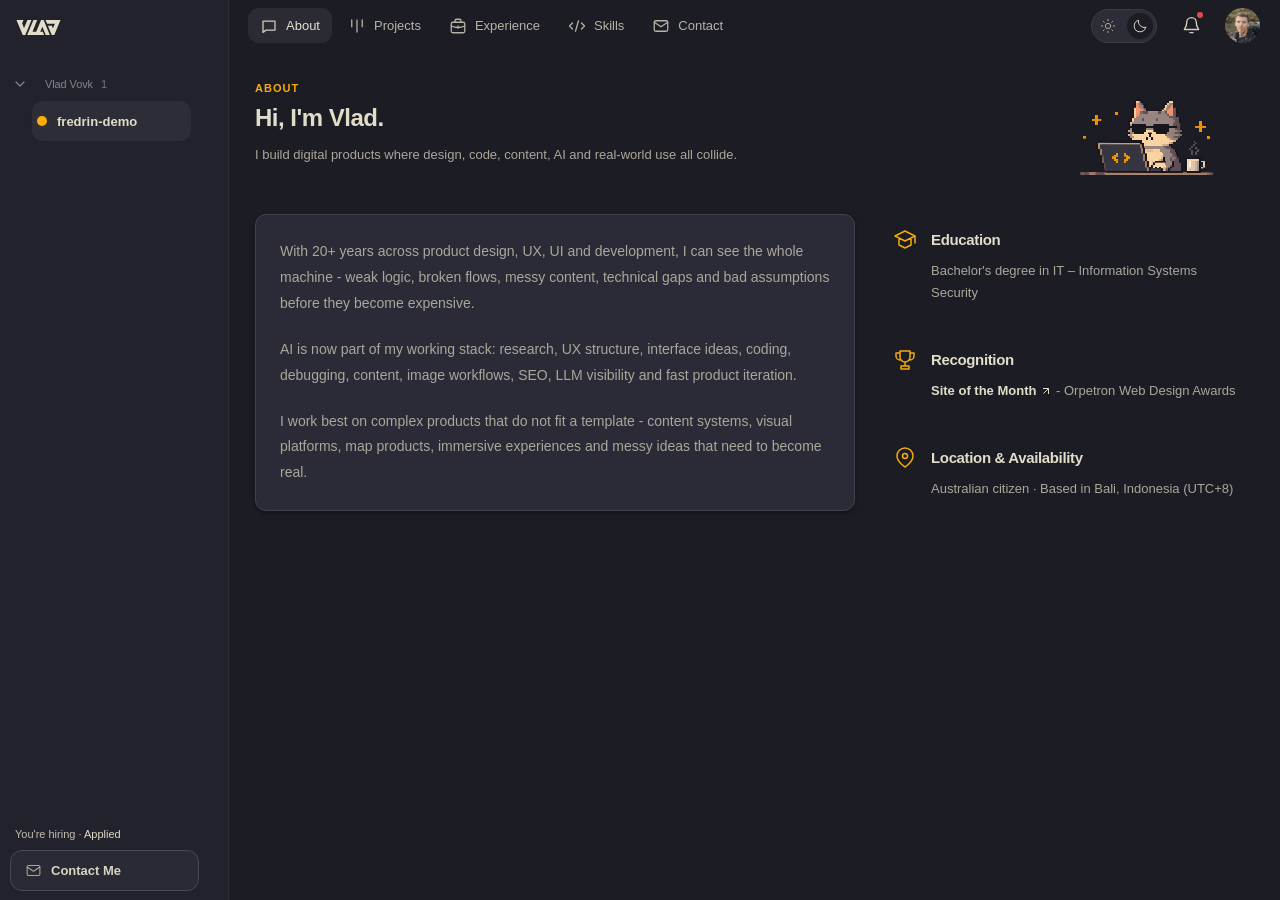
<file: index.html>
<!doctype html>
<html lang="en">
  <head>
    <meta charset="UTF-8" />
    <meta name="viewport" content="width=device-width, initial-scale=1.0" />
    <meta name="robots" content="noindex" />
    <link rel="icon" href="favicon.ico" type="image/x-icon" />
    <link rel="icon" href="assets/favicon-32x32.png" type="image/png" sizes="32x32" />
    <link rel="icon" href="assets/favicon-16x16.png" type="image/png" sizes="16x16" />
    <link rel="apple-touch-icon" href="assets/apple-touch-icon.png" sizes="180x180" />
    <title>Vlad Vovk - Design, Code &amp; AI · About</title>
    <script src="theme.js"></script>
    <script src="js/sidebar-layout.js"></script>
    <link rel="stylesheet" href="themes.css" />
    <link rel="stylesheet" href="styles.css" />
    <link rel="stylesheet" href="theme-settings.css" />
    <script src="navigation.js" type="module"></script>
  </head>
  <body>
    <aside id="project-sidebar" class="project-sidebar" aria-label="Project navigation">
      <div id="sidebar-content" class="sidebar-content">
        <div class="sidebar-header">
          <a class="sidebar-logo" href="#about" aria-label="Vlad Vovk — About">
            <span class="sidebar-logo-mark" aria-hidden="true"></span>
          </a>
          <button class="mobile-drawer-close" type="button" aria-label="Close navigation" hidden>
            <svg viewBox="0 0 24 24" aria-hidden="true"><path d="m6 6 12 12M18 6 6 18" /></svg>
          </button>
        </div>
        <button class="personal-row" type="button" aria-expanded="true" aria-controls="sidebar-projects">
          <svg viewBox="0 0 12 12" aria-hidden="true"><path d="m2 4 4 4 4-4" /></svg>
          <span>Vlad Vovk</span><span class="count">1</span>
        </button>

        <div id="sidebar-projects">
          <a class="project-row" href="#projects">
            <span class="project-dot"></span>
            <strong>fredrin-demo</strong>
          </a>
        </div>

        <div class="sidebar-footer">
          <p>You're hiring · <span>Applied</span></p>
          <a class="help-button" href="mailto:sairix@gmail.com">
            <svg viewBox="0 0 24 24" aria-hidden="true">
              <rect x="3" y="5" width="18" height="14" rx="2" />
              <path d="m3 7 9 6 9-6" />
            </svg>
            <span>Contact Me</span>
          </a>
        </div>
      </div>
      <div class="sidebar-resize" role="separator" tabindex="0" aria-label="Resize sidebar" aria-orientation="vertical" aria-controls="sidebar-content" aria-valuemin="180" aria-valuemax="420" aria-valuenow="209" title="Drag to resize sidebar"></div>
      <button class="sidebar-rail" type="button" aria-label="Collapse sidebar" aria-expanded="true" aria-controls="sidebar-content" aria-keyshortcuts="Control+\" title="Collapse sidebar (Ctrl+\)">
        <svg viewBox="0 0 12 12" aria-hidden="true"><path d="m7 3-3 3 3 3" /></svg>
      </button>
    </aside>

    <button class="mobile-nav-backdrop" type="button" aria-label="Close navigation" tabindex="-1" hidden></button>
    <main class="workspace">
      <nav class="top-nav" aria-label="Primary navigation">
        <button class="mobile-menu-toggle" type="button" aria-label="Open navigation" aria-expanded="false" aria-controls="project-sidebar">
          <svg viewBox="0 0 24 24" aria-hidden="true"><path d="M4 6h16M4 12h16M4 18h16" /></svg>
        </button>
        <button class="mobile-section-toggle" type="button" aria-label="Choose section" aria-expanded="false" aria-controls="project-sidebar">
          <svg viewBox="0 0 24 24" aria-hidden="true"><path d="M4 5.5h16v12H8l-4 3Z" /></svg>
          <span>About</span>
        </button>
        <div class="nav-links">
          <a class="active" href="#about" id="nav-about" aria-controls="about" aria-current="page">
            <svg viewBox="0 0 24 24" aria-hidden="true"><path d="M4 5.5h16v12H8l-4 3Z" /></svg>
            <span>About</span>
          </a>
          <a href="#projects" id="nav-projects" aria-controls="projects">
            <svg viewBox="0 0 24 24" aria-hidden="true"><path d="M5 4v9m7-9v16m7-16v9" /></svg>
            <span>Projects</span>
          </a>
          <a href="#experience" id="nav-experience" aria-controls="experience">
            <svg viewBox="0 0 24 24" aria-hidden="true"><rect x="3" y="7" width="18" height="14" rx="2" /><path d="M8 7V5a2 2 0 0 1 2-2h4a2 2 0 0 1 2 2v2M3 12a22 22 0 0 0 18 0M12 12v3" /></svg>
            <span>Experience</span>
          </a>
          <a href="#skills" id="nav-skills" aria-controls="skills">
            <svg viewBox="0 0 24 24" aria-hidden="true"><path d="m6 8-4 4 4 4m12-8 4 4-4 4M14 5l-4 14" /></svg>
            <span>Skills</span>
          </a>
          <a href="#contact" id="nav-contact" aria-controls="contact">
            <svg viewBox="0 0 24 24" aria-hidden="true"><rect x="3" y="5" width="18" height="14" rx="2" /><path d="m3 7 9 6 9-6" /></svg>
            <span>Contact</span>
          </a>
        </div>

        <div class="account-actions">
          <button class="theme-toggle" type="button" role="switch" aria-checked="true" aria-label="Dark theme" title="Switch to light theme">
            <span class="theme-toggle-thumb" aria-hidden="true"></span>
            <svg class="theme-icon-sun" viewBox="0 0 24 24" aria-hidden="true"><circle cx="12" cy="12" r="4" /><path d="M12 2v2m0 16v2M2 12h2m16 0h2M4.9 4.9l1.4 1.4m11.4 11.4 1.4 1.4M4.9 19.1l1.4-1.4M17.7 6.3l1.4-1.4" /></svg>
            <svg class="theme-icon-moon" viewBox="0 0 24 24" aria-hidden="true"><path d="M20.5 14A8.6 8.6 0 0 1 10 3.5 8.7 8.7 0 1 0 20.5 14Z" /></svg>
          </button>
          <button class="notification-button" type="button" aria-label="Notifications" aria-expanded="false" aria-controls="notifications-panel">
            <svg viewBox="0 0 24 24" aria-hidden="true"><path d="M18 8a6 6 0 0 0-12 0c0 7-3 7-3 9h18c0-2-3-2-3-9ZM10 21h4" /></svg>
          </button>
          <button class="avatar" type="button" aria-label="Account menu" aria-expanded="false" aria-controls="profile-menu">
            <img src="assets/profile-avatar.jpg" alt="" />
          </button>
          <section id="notifications-panel" class="profile-menu notifications-panel" aria-labelledby="notifications-heading" aria-hidden="true" inert>
            <header class="notifications-header">
              <h2 id="notifications-heading">Notifications</h2>
              <button class="notification-read-action" type="button" data-mark-all-read>Mark all as read</button>
            </header>
            <ul class="notifications-list">
              <li class="notification-item" data-notification-id="application-submitted">
                <div class="notification-item-header">
                  <h3>Application submitted</h3>
                  <button class="notification-read-action" type="button" data-mark-read>Mark as read</button>
                </div>
                <p>Your application for UI/UX Designer has been received.</p>
                <p class="notification-status">Status: Awaiting human review.</p>
              </li>
              <li class="notification-item" data-notification-id="usage-limit-reached">
                <div class="notification-item-header">
                  <h3>Usage limit reached</h3>
                  <button class="notification-read-action" type="button" data-mark-read>Mark as read</button>
                </div>
                <p>You've used all $6 of your Fredrin credits building a portfolio for Fredrin.</p>
                <p class="notification-status">Status: Worth every penny.</p>
              </li>
            </ul>
          </section>
          <div id="profile-menu" class="profile-menu" role="region" aria-label="Account details" aria-hidden="true" inert>
            <a class="profile-email" href="mailto:sairix@gmail.com">
              <span class="profile-menu-avatar"><img src="assets/profile-avatar.jpg" alt="" /></span>
              <span>sairix@gmail.com</span>
            </a>
            <button id="theme-settings-open" class="profile-menu-action" type="button" aria-haspopup="dialog" aria-controls="theme-settings">
              <svg viewBox="0 0 24 24" aria-hidden="true"><path d="m9 3-.7 2.2-2 .9-2.1-.4L2.7 8.3 4 10v2l-1.3 1.7 1.5 2.6 2.1-.4 2 .9L9 19h3l.7-2.2 2-.9 2.1.4 1.5-2.6L17 12v-2l1.3-1.7-1.5-2.6-2.1.4-2-.9L12 3Z" /><circle cx="10.5" cy="11" r="3" /></svg>
              <span>Theme settings</span>
              <kbd>Ctrl+,</kbd>
            </button>
            <div class="profile-menu-footer">Vladlin v0.1.5</div>
          </div>
        </div>
      </nav>

      <section id="about" class="content-panel" aria-labelledby="nav-about">
        <div class="about-layout">
          <header class="section-heading about-intro">
            <p class="section-eyebrow">About</p>
            <h1>Hi, I'm Vlad.</h1>
            <p>I build digital products where design, code, content, AI and real-world use all collide.</p>
          </header>
          <div class="about-illustration" role="button" tabindex="0" aria-label="Talk to the cat" aria-controls="cat-speech">
            <svg class="animated-cat" aria-hidden="true" viewBox="0 0 1774 887" preserveAspectRatio="xMidYMid meet" xmlns="http://www.w3.org/2000/svg">
              <defs>
                <image id="animated-cat-source" href="assets/about-cat.webp" width="1774" height="887" image-rendering="pixelated" />
                <mask id="animated-cat-base-mask" maskUnits="userSpaceOnUse" x="0" y="0" width="1774" height="887">
                  <rect width="1774" height="887" fill="var(--mask-visible)" />
                  <g fill="var(--mask-hidden)">
                    <rect x="350" y="430" width="60" height="50" />
                    <rect x="430" y="260" width="110" height="105" />
                    <rect x="620" y="235" width="50" height="55" />
                    <rect x="1280" y="300" width="110" height="125" />
                    <rect x="1370" y="430" width="60" height="50" />
                    <rect x="1230" y="470" width="105" height="140" />
                    <rect x="940" y="645" width="145" height="80" />
                    <path class="cat-head-cutout" d="M700 130H1230V500H870V495H855V478H700Z" />
                  </g>
                </mask>
                <clipPath id="cat-star-one"><rect x="350" y="430" width="60" height="50" /></clipPath>
                <clipPath id="cat-star-two"><rect x="430" y="260" width="110" height="105" /></clipPath>
                <clipPath id="cat-star-three"><rect x="620" y="235" width="50" height="55" /></clipPath>
                <clipPath id="cat-star-four"><rect x="1280" y="300" width="110" height="125" /></clipPath>
                <clipPath id="cat-star-five"><rect x="1370" y="430" width="60" height="50" /></clipPath>
                <clipPath id="cat-steam-clip"><rect x="1230" y="470" width="105" height="140" /></clipPath>
                <path id="cat-head-shape" stroke="none" d="M700 130H1230V525H870V495H855V478H700Z" />
                <path id="cat-glasses-shape" stroke="none" d="M755.724 340.608H887V358.348H947.316V340.608H1078.592V358.348H1142.456V376.088H1078.592V411.568H1057.304V429.308H968.604V411.568H947.316V393.828H887V411.568H869.26V429.308H787.656V411.568H769.916V376.088H737.984V358.348H755.724Z" />
                <clipPath id="cat-head-clip"><use href="#cat-head-shape" /></clipPath>
                <mask id="cat-bare-face-mask" maskUnits="userSpaceOnUse" x="700" y="130" width="530" height="395">
                  <use href="#cat-head-shape" fill="var(--mask-visible)" />
                  <use href="#cat-glasses-shape" fill="var(--mask-hidden)" />
                </mask>
                <clipPath id="cat-paw-clip"><rect x="940" y="627" width="164" height="108" /></clipPath>
              </defs>
              <rect x="940" y="645" width="145" height="80" fill="var(--cat-paw-underlay)" />
              <use href="#animated-cat-source" mask="url(#animated-cat-base-mask)" />
              <!-- The neck overlaps the cutout so head movement cannot reveal a seam. -->
              <g class="cat-finale-head">
                <use href="#animated-cat-source" clip-path="url(#cat-head-clip)" mask="url(#cat-bare-face-mask)" />
                <g shape-rendering="crispEdges">
                  <use href="#cat-glasses-shape" fill="var(--cat-face-fur)" />
                  <path d="M770 395H887V413H870V431H788V411H770ZM949 395H1077V411H1059V431H968V413H949Z" fill="var(--cat-face-cream)" />
                  <g class="cat-eyes">
                    <path d="M788 360H866V370H788ZM970 360H1048V370H970Z" fill="var(--cat-face-ink)" />
                    <path d="M800 370H854V396H800ZM982 370H1036V396H982Z" fill="var(--cat-face-cream)" />
                    <path d="M818 370H842V396H818ZM994 370H1018V396H994Z" fill="var(--cat-eye-gold)" />
                    <path d="M824 370H836V396H824ZM1000 370H1012V396H1000Z" fill="var(--cat-face-ink)" />
                    <path d="M824 370H830V376H824ZM1000 370H1006V376H1000Z" fill="var(--cat-eye-highlight)" />
                  </g>
                </g>
                <g class="cat-glasses">
                  <use href="#cat-glasses-shape" fill="var(--cat-face-ink)" shape-rendering="crispEdges" />
                </g>
              </g>
              <g class="cat-spark cat-spark-one"><use href="#animated-cat-source" clip-path="url(#cat-star-one)" /></g>
              <g class="cat-spark cat-spark-two"><use href="#animated-cat-source" clip-path="url(#cat-star-two)" /></g>
              <g class="cat-spark cat-spark-three"><use href="#animated-cat-source" clip-path="url(#cat-star-three)" /></g>
              <g class="cat-spark cat-spark-four"><use href="#animated-cat-source" clip-path="url(#cat-star-four)" /></g>
              <g class="cat-spark cat-spark-five"><use href="#animated-cat-source" clip-path="url(#cat-star-five)" /></g>
              <g class="cat-steam"><use href="#animated-cat-source" clip-path="url(#cat-steam-clip)" /></g>
              <!-- Keep the original paw movement, excluding the laptop edge from its clip. -->
              <g clip-path="url(#cat-paw-clip)"><use class="cat-paw" href="#animated-cat-source" /></g>
              <rect class="cat-hit-area" width="1774" height="887" />
            </svg>
            <span id="cat-speech" class="cat-speech" role="status" aria-live="polite" aria-atomic="true"></span>
          </div>
          <article class="section-card about-story">
            <p>With 20+ years across product design, UX, UI and development, I can see the whole machine - weak logic, broken flows, messy content, technical gaps and bad assumptions before they become expensive.</p>
            <p>AI is now part of my working stack: research, UX structure, interface ideas, coding, debugging, content, image workflows, SEO, LLM visibility and fast product iteration.</p>
            <p>I work best on complex products that do not fit a template - content systems, visual platforms, map products, immersive experiences and messy ideas that need to become real.</p>
          </article>
          <div class="about-facts">
            <article class="section-card about-fact">
              <svg class="about-fact-icon" viewBox="0 0 24 24" aria-hidden="true"><path d="m2 8 10-5 10 5-10 5L2 8Zm4 2v7l6 3 6-3v-7M22 8v7" /></svg>
              <div>
                <h2>Education</h2>
                <p>Bachelor's degree in IT – Information Systems Security</p>
              </div>
            </article>
            <article class="section-card about-fact">
              <svg class="about-fact-icon" viewBox="0 0 24 24" aria-hidden="true"><path d="M7 3h10v6a5 5 0 0 1-10 0V3Zm0 2H3v3a4 4 0 0 0 4 4m10-7h4v3a4 4 0 0 1-4 4m-5 2v4m-4 3h8m-8 0v-3h8v3" /></svg>
              <div>
                <h2>Recognition</h2>
                <p class="about-recognition-line"><a class="about-award" href="https://orpetron.com/sites/vladislav-vovk/" target="_blank" rel="noopener noreferrer">Site of the Month<svg class="external-link-icon" viewBox="0 0 12 12" aria-hidden="true"><path d="M3.5 8.5 8.5 3.5M3 3.5h5.5V9" /></svg></a> - Orpetron Web Design Awards</p>
              </div>
            </article>
            <article class="section-card about-fact">
              <svg class="about-fact-icon" viewBox="0 0 24 24" aria-hidden="true"><path d="M20 10c0 6-8 11-8 11S4 16 4 10a8 8 0 1 1 16 0Z" /><circle cx="12" cy="10" r="2.5" /></svg>
              <div>
                <h2>Location &amp; Availability</h2>
                <p>Australian citizen · Based in Bali, Indonesia <span class="about-timezone">(UTC+8)</span></p>
              </div>
            </article>
          </div>

        </div>
      </section>

      <section id="experience" class="content-panel" aria-labelledby="nav-experience" hidden>
        <header class="section-heading">
          <p class="section-eyebrow">Background</p>
          <h1>Experience</h1>
          <p>Work history and professional milestones.</p>
        </header>
        <ol class="experience-list">
          <li class="experience-entry experience-placeholder" data-color="placeholder">
            <span class="experience-dates">Next</span>
            <article class="experience-card" aria-label="Your next opportunity">
              <header class="experience-entry-heading">
                <span class="experience-initial" aria-hidden="true">+</span>
                <h2>Your next opportunity</h2>
                <span class="experience-company">Your company name</span>
              </header>
            </article>
          </li>
          <li class="experience-entry" data-color="slate">
            <span class="experience-dates">Feb-Apr 2026</span>
            <details class="experience-card" open>
              <summary class="experience-entry-heading">
                <span class="experience-initial" aria-hidden="true">P</span>
                <h2>Product Designer &amp; UX Consultant (Contract)</h2>
                <span class="experience-company">Urban CGI</span>
                <svg class="experience-chevron" viewBox="0 0 16 16" aria-hidden="true"><path d="m3 6 5 5 5-5" /></svg>
              </summary>
              <div class="experience-card-content">
                <div class="experience-card-body">
                  <ul class="experience-description">
                  <li>Led UX restructuring of an internal Moodle learning platform, mapping journeys and simplifying registration, course access and progress tracking for employees with limited digital experience.</li>
                  <li>Created branded UI patterns and a scalable Figma design system; used AI-assisted prototypes to validate feature and registration flows with management and speed up feedback cycles.</li>
                  <li>Aligned scope and design decisions with the director, managers and developers, resolved implementation blockers and prioritised critical UX changes to meet the fixed launch deadline for staff training.</li>
                </ul>
                </div>
              </div>
            </details>
          </li>
          <li class="experience-entry" data-color="amber">
            <span class="experience-dates">2023 – Present</span>
            <details class="experience-card" open>
              <summary class="experience-entry-heading">
                <span class="experience-initial" aria-hidden="true">F</span>
                <h2>Founder &amp; Product Designer</h2>
                <span class="experience-company">Tas360</span>
                <svg class="experience-chevron" viewBox="0 0 16 16" aria-hidden="true"><path d="m3 6 5 5 5-5" /></svg>
              </summary>
              <div class="experience-card-content">
                <div class="experience-card-body">
                  <ul class="experience-description">
                  <li>Self-directed design and development of a content-rich digital platform, from product planning and UX through front-end implementation and ongoing iteration.</li>
                  <li>Built a highly automated publishing workflow: a single uploaded panorama, mapped location, and content input trigger server-side processing, tile generation, and integration into the platform.</li>
                  <li>Combined product design, content systems, and front-end work to ship and maintain a scalable experience without handoff between design and engineering.</li>
                  <li>Re-architected map delivery from a paid third-party service to static self-generated tiles on CDN, reducing monthly cost from about $100 to $10.</li>
                  <li>Managed performance optimisation and web delivery for high-resolution panoramic content, with the platform handling 10,000 users over two days after optimisation.</li>
                  <li>Enhanced panoramic imagery with AI-assisted workflows and optimised it for high-quality web delivery.</li>
                  <li>Improved SEO visibility and crawlability despite minimal on-page text content, helping the platform rank well in Google for location-based discovery.</li>
                </ul>
                </div>
              </div>
            </details>
          </li>
          <li class="experience-entry" data-color="red">
            <span class="experience-dates">2021 – 2023</span>
            <details class="experience-card">
              <summary class="experience-entry-heading">
                <span class="experience-initial" aria-hidden="true">I</span>
                <h2>Interaction Engineer</h2>
                <span class="experience-company">Grade Creative</span>
                <svg class="experience-chevron" viewBox="0 0 16 16" aria-hidden="true"><path d="m3 6 5 5 5-5" /></svg>
              </summary>
              <div class="experience-card-content">
                <div class="experience-card-body">
                  <ul class="experience-description">
                  <li>Delivered product design, UX, UI, and front-end work for public-sector and health platforms.</li>
                  <li>Translated complex requirements, user flows, and user research into intuitive interfaces, reusable UI patterns, and practical design decisions.</li>
                  <li>Developed design systems and component libraries in Figma and code, helping maintain consistency across products and branded platforms.</li>
                  <li>Collaborated with cross-functional teams – product managers, designers, engineers, and stakeholders – from ideation to delivery in agile environments.</li>
                  <li>Contributed to analytics, testing, workshops, and design reviews, using evidence and user feedback to refine usability, journeys, and engagement.</li>
                  <li>Bridged design and development, turning UX intent into responsive, accessible, reusable coded components.</li>
                </ul>
                </div>
              </div>
            </details>
          </li>
          <li class="experience-entry" data-color="blue">
            <span class="experience-dates">2019 – 2021</span>
            <details class="experience-card">
              <summary class="experience-entry-heading">
                <span class="experience-initial" aria-hidden="true">C</span>
                <h2>Co-Founder &amp; Product Designer</h2>
                <span class="experience-company">Enlang (EdTech platform)</span>
                <svg class="experience-chevron" viewBox="0 0 16 16" aria-hidden="true"><path d="m3 6 5 5 5-5" /></svg>
              </summary>
              <div class="experience-card-content">
                <div class="experience-card-body">
                  <ul class="experience-description">
                  <li>Co-created and launched a digital education product from concept to sales.</li>
                  <li>Designed and developed the marketing site, user flows, wireframes, and learning experience with a storytelling-driven UX, achieving strong SEO rankings and consistent student acquisition.</li>
                  <li>Helped the course reach 200+ sales and 1,000+ enrolled learners in the first year.</li>
                  <li>Oversaw end-to-end delivery across curriculum content, video production, site development, and optimisation for performance, usability, and accessibility.</li>
                </ul>
                </div>
              </div>
            </details>
          </li>
          <li class="experience-entry" data-color="green">
            <span class="experience-dates">2010 – 2019</span>
            <details class="experience-card">
              <summary class="experience-entry-heading">
                <span class="experience-initial" aria-hidden="true">S</span>
                <h2>Senior UI/UX Designer</h2>
                <span class="experience-company">Telemark IT</span>
                <svg class="experience-chevron" viewBox="0 0 16 16" aria-hidden="true"><path d="m3 6 5 5 5-5" /></svg>
              </summary>
              <div class="experience-card-content">
                <div class="experience-card-body">
                  <ul class="experience-description">
                  <li>Led design and front-end implementation across 200+ B2B and B2C projects in health, travel, e-commerce, real estate, and wellness.</li>
                  <li>Created interfaces from wireframes to high-fidelity UI, contributed to design systems, and supported practical implementation at scale.</li>
                  <li>Conducted user research, prototyping, and usability testing in collaboration with cross-functional teams and stakeholders.</li>
                </ul>
                </div>
              </div>
            </details>
          </li>
          <li class="experience-entry" data-color="steel">
            <span class="experience-dates">2005 – 2010</span>
            <details class="experience-card">
              <summary class="experience-entry-heading">
                <span class="experience-initial" aria-hidden="true">W</span>
                <h2>Web Designer &amp; Developer</h2>
                <span class="experience-company">Telemark IT</span>
                <svg class="experience-chevron" viewBox="0 0 16 16" aria-hidden="true"><path d="m3 6 5 5 5-5" /></svg>
              </summary>
              <div class="experience-card-content">
                <div class="experience-card-body">
                  <ul class="experience-description">
                  <li>Designed websites, landing pages, and digital assets for B2B and B2C clients.</li>
                  <li>Built early experience in responsive layouts, usability, interface structure, and front-end implementation.</li>
                </ul>
                </div>
              </div>
            </details>
          </li>
        </ol>
      </section>

      <section id="skills" class="content-panel" aria-labelledby="nav-skills" hidden>
        <header class="section-heading">
          <p class="section-eyebrow">Expertise</p>
          <h1>Skills</h1>
          <p>Tools, technologies, and areas of focus.</p>
        </header>
        <div class="skills-grid">
          <article class="section-card skill-group" data-category="design-ux" data-color="amber">
            <h2>Design &amp; UX</h2>
            <ul class="skill-list">
              <li>Product Design</li>
              <li>UX/UI Design</li>
              <li>Design Systems</li>
              <li>Wireframing &amp; Prototyping</li>
              <li>User Flows</li>
              <li>Accessibility / WCAG</li>
              <li>Figma</li>
              <li>FigJam</li>
              <li>Adobe Photoshop</li>
              <li>Illustrator</li>
              <li>InDesign</li>
              <li>After Effects</li>
              <li>Premiere Pro</li>
              <li>Motion Design</li>
              <li>Animation</li>
              <li>GSAP</li>
            </ul>
          </article>
          <article class="section-card skill-group" data-category="frontend-development" data-color="blue">
            <h2>Frontend &amp; Development</h2>
            <ul class="skill-list">
              <li>HTML5</li>
              <li>CSS3 / SCSS</li>
              <li>JavaScript</li>
              <li>TypeScript</li>
              <li>Vue.js</li>
              <li>Nuxt.js</li>
              <li>Alpine.js</li>
              <li>Tailwind CSS</li>
              <li>Bootstrap</li>
              <li>PHP</li>
              <li>Laravel</li>
              <li>Git</li>
              <li>Docker</li>
              <li>WSL2</li>
            </ul>
          </article>
          <article class="section-card skill-group" data-category="ai-automation" data-color="red">
            <h2>AI &amp; Automation</h2>
            <ul class="skill-list">
              <li>ChatGPT / OpenAI GPT</li>
              <li>Claude</li>
              <li>Cursor</li>
              <li>AI-assisted Coding</li>
              <li>AI Prototyping</li>
              <li>Workflow Automation</li>
              <li>Midjourney</li>
              <li>Higgsfield AI</li>
            </ul>
          </article>
          <article class="section-card skill-group" data-category="platforms-infrastructure" data-color="steel">
            <h2>Platforms &amp; Infrastructure</h2>
            <ul class="skill-list">
              <li>Storyblok</li>
              <li>WordPress</li>
              <li>Moodle CMS</li>
              <li>Orchid CMS</li>
              <li>krpano</li>
              <li>Storybook</li>
              <li>Linux</li>
              <li>Apache</li>
              <li>CDN</li>
              <li>Jira</li>
              <li>Trello</li>
            </ul>
          </article>
          <article class="section-card skill-group" data-category="analytics-seo-optimisation" data-color="green">
            <h2>Analytics, SEO &amp; Optimisation</h2>
            <ul class="skill-list">
              <li>Google Analytics 4</li>
              <li>Google Tag Manager</li>
              <li>Google Search Console</li>
              <li>Hotjar</li>
              <li>A/B Testing</li>
              <li>UX Analytics</li>
              <li>Conversion Optimisation</li>
              <li>SEO</li>
              <li>GEO</li>
              <li>AI Search Discoverability</li>
            </ul>
          </article>
        </div>
      </section>

      <section id="contact" class="content-panel" aria-labelledby="nav-contact" hidden>
        <header class="section-heading">
          <p class="section-eyebrow">Get in touch</p>
          <h1>Contact</h1>
          <p>Email me, connect on LinkedIn, drop a WhatsApp message, or send a raven. I'm not picky.</p>
        </header>
        <ul class="contact-links">
          <li>
            <a href="mailto:sairix@gmail.com">
              <svg viewBox="0 0 24 24" aria-hidden="true"><rect x="3" y="5" width="18" height="14" rx="2" /><path d="m3 7 9 6 9-6" /></svg>
              <span>sairix@gmail.com</span>
            </a>
          </li>
          <li>
            <a href="https://www.linkedin.com/in/vla-dis/" target="_blank" rel="noopener noreferrer">
              <svg viewBox="0 0 24 24" aria-hidden="true"><rect x="3" y="3" width="18" height="18" rx="2" /><path d="M7.5 10.5v7M11.5 17.5v-7m0 3a3 3 0 0 1 6 0v4" /><circle cx="7.5" cy="7.3" r=".8" /></svg>
              <span>LinkedIn</span>
            </a>
          </li>
          <li>
            <a href="https://wa.me/+61450332832" target="_blank" rel="noopener noreferrer">
              <svg viewBox="0 0 24 24" aria-hidden="true"><path d="M20.5 11.7a8.5 8.5 0 0 1-12.6 7.5L3 20.5l1.3-4.7a8.5 8.5 0 1 1 16.2-4.1Z" /><path d="m8.6 7.4 1.7 2.4-1 1.2a8 8 0 0 0 3.7 3.7l1.2-1 2.4 1.7c-.6 1.6-1.8 2-3.3 1.4a12.1 12.1 0 0 1-6.1-6.1c-.6-1.5-.2-2.7 1.4-3.3Z" /></svg>
              <span>Whatsapp</span>
            </a>
          </li>
        </ul>
      </section>

      <section id="projects" aria-labelledby="nav-projects" hidden>
        <section class="board" aria-label="Project Kanban board">
          <details class="column backlog-column" aria-labelledby="column-backlog" open>
            <summary class="column-header">
              <span class="status-dot backlog" aria-hidden="true"></span><h2 id="column-backlog">Backlog</h2><span class="column-count">1</span>
                          <svg class="accordion-chevron" viewBox="0 0 16 16" aria-hidden="true"><path d="m3 6 5 5 5-5" /></svg>
            </summary>
            <div class="column-body">
            <div class="column-cards">
              <details class="ticket-card project-card" open>
                <summary class="ticket-title-row">
                  <span class="chart-icon" aria-hidden="true"><i></i><i></i><i></i></span>
                  <h3>Your Next Project</h3>
                                  <svg class="accordion-chevron" viewBox="0 0 16 16" aria-hidden="true"><path d="m3 6 5 5 5-5" /></svg>
                </summary>
                <div class="project-card-body">
                <p class="project-description">Something interesting starts here.</p>
                <ul class="project-tags" aria-label="Project tags">
                  <li data-tag="open-to-opportunities" data-color="steel">Open to Opportunities</li>
                </ul>
                              </div>
              </details>
            </div>
                      </div>
          </details>
          <details class="column running-column" aria-labelledby="column-running" open>
            <summary class="column-header">
              <span class="status-dot running" aria-hidden="true"></span><h2 id="column-running">Running</h2><span class="column-count">4</span>
                          <svg class="accordion-chevron" viewBox="0 0 16 16" aria-hidden="true"><path d="m3 6 5 5 5-5" /></svg>
            </summary>
            <div class="column-body">
            <div class="column-cards">
              <details class="ticket-card project-card" open>
                <summary class="ticket-title-row">
                  <span class="chart-icon" aria-hidden="true"><i></i><i></i><i></i></span>
                  <h3>Tas360</h3>
                                  <svg class="accordion-chevron" viewBox="0 0 16 16" aria-hidden="true"><path d="m3 6 5 5 5-5" /></svg>
                </summary>
                <div class="project-card-body">
                <p class="project-description">An interactive platform for exploring Tasmania through immersive 360° panoramas and location-based discovery.</p>
                <ul class="project-tags" aria-label="Project tags">
                  <li data-tag="product-design" data-color="amber">Product Design</li>
                  <li data-tag="ux-ui" data-color="blue">UX/UI</li>
                  <li data-tag="full-stack-development" data-color="green">Full-stack Development</li>
                </ul>
                <div class="project-links">
                  <a href="https://tas360.au" target="_blank" rel="noopener noreferrer">Website<svg class="external-link-icon" viewBox="0 0 12 12" aria-hidden="true"><path d="M3.5 8.5 8.5 3.5M3 3.5h5.5V9" /></svg></a>
                  <a href="https://vladis.dev/tas360.html" target="_blank" rel="noopener noreferrer">Project Overview<svg class="external-link-icon" viewBox="0 0 12 12" aria-hidden="true"><path d="M3.5 8.5 8.5 3.5M3 3.5h5.5V9" /></svg></a>
                </div>
                              </div>
              </details>
              <details class="ticket-card project-card" open>
                <summary class="ticket-title-row">
                  <span class="chart-icon" aria-hidden="true"><i></i><i></i><i></i></span>
                  <h3>Bentar8</h3>
                                  <svg class="accordion-chevron" viewBox="0 0 16 16" aria-hidden="true"><path d="m3 6 5 5 5-5" /></svg>
                </summary>
                <div class="project-card-body">
                <p class="project-description">A custom platform for presenting Bali villas through immersive virtual tours and interactive property pages.</p>
                <ul class="project-tags" aria-label="Project tags">
                  <li data-tag="product-design" data-color="amber">Product Design</li>
                  <li data-tag="ux-ui" data-color="blue">UX/UI</li>
                  <li data-tag="full-stack-development" data-color="green">Full-stack Development</li>
                </ul>
                <div class="project-links">
                  <a href="https://bentar8.com/for-properties" target="_blank" rel="noopener noreferrer">Website<svg class="external-link-icon" viewBox="0 0 12 12" aria-hidden="true"><path d="M3.5 8.5 8.5 3.5M3 3.5h5.5V9" /></svg></a>
                </div>
                              </div>
              </details>
              <details class="ticket-card project-card" open>
                <summary class="ticket-title-row">
                  <span class="chart-icon" aria-hidden="true"><i></i><i></i><i></i></span>
                  <h3>Bentar8Processor</h3>
                                  <svg class="accordion-chevron" viewBox="0 0 16 16" aria-hidden="true"><path d="m3 6 5 5 5-5" /></svg>
                </summary>
                <div class="project-card-body">
                <p class="project-description">An automated panorama production pipeline combining image processing, AI-assisted workflows and custom development.</p>
                <ul class="project-tags" aria-label="Project tags">
                  <li data-tag="workflow-automation" data-color="red">Workflow Automation</li>
                  <li data-tag="ai-assisted-development" data-color="purple">AI-assisted Development</li>
                  <li data-tag="ux-ui" data-color="blue">UX/UI</li>
                </ul>
                <div class="project-links">
                  <a href="https://vladis.dev/bentarprocessor.html" target="_blank" rel="noopener noreferrer">Project Overview<svg class="external-link-icon" viewBox="0 0 12 12" aria-hidden="true"><path d="M3.5 8.5 8.5 3.5M3 3.5h5.5V9" /></svg></a>
                </div>
                              </div>
              </details>
              <details class="ticket-card project-card" open>
                <summary class="ticket-title-row">
                  <span class="chart-icon" aria-hidden="true"><i></i><i></i><i></i></span>
                  <h3>BaliBase</h3>
                                  <svg class="accordion-chevron" viewBox="0 0 16 16" aria-hidden="true"><path d="m3 6 5 5 5-5" /></svg>
                </summary>
                <div class="project-card-body">
                <p class="project-description">An AI-assisted CRM for discovering business leads, organising contacts and managing outreach.</p>
                <ul class="project-tags" aria-label="Project tags">
                  <li data-tag="product-design" data-color="amber">Product Design</li>
                  <li data-tag="ai-integration" data-color="pink">AI Integration</li>
                  <li data-tag="ux-ui" data-color="blue">UX/UI</li>
                </ul>
                <div class="project-links">
                  <a href="https://vladis.dev/balibase.html" target="_blank" rel="noopener noreferrer">Project Overview<svg class="external-link-icon" viewBox="0 0 12 12" aria-hidden="true"><path d="M3.5 8.5 8.5 3.5M3 3.5h5.5V9" /></svg></a>
                </div>
                              </div>
              </details>
            </div>
                      </div>
          </details>
          <details class="column blocked-column" aria-labelledby="column-blocked" open>
            <summary class="column-header">
              <span class="status-dot blocked" aria-hidden="true"></span><h2 id="column-blocked">Blocked</h2><span class="column-count">0</span>
                          <svg class="accordion-chevron" viewBox="0 0 16 16" aria-hidden="true"><path d="m3 6 5 5 5-5" /></svg>
            </summary>
            <div class="column-body">
            <p class="column-empty-message">No blockers worth mentioning.</p>
                      </div>
          </details>
          <details class="column completed-column" aria-labelledby="column-completed" open>
            <summary class="column-header">
              <span class="status-dot completed" aria-hidden="true"></span><h2 id="column-completed">Completed</h2><span class="column-count">5</span>
                          <svg class="accordion-chevron" viewBox="0 0 16 16" aria-hidden="true"><path d="m3 6 5 5 5-5" /></svg>
            </summary>
            <div class="column-body">
            <div class="column-cards">
              <details class="ticket-card project-card" open>
                <summary class="ticket-title-row">
                  <span class="chart-icon" aria-hidden="true"><i></i><i></i><i></i></span>
                  <h3>Urban CMS</h3>
                                  <svg class="accordion-chevron" viewBox="0 0 16 16" aria-hidden="true"><path d="m3 6 5 5 5-5" /></svg>
                </summary>
                <div class="project-card-body">
                <p class="project-description">UX redesign of an internal Moodle-based learning platform, including user journeys, registration flows and a reusable design system.</p>
                <ul class="project-tags" aria-label="Project tags">
                  <li data-tag="ux-research" data-color="slate">UX Research</li>
                  <li data-tag="product-design" data-color="amber">Product Design</li>
                  <li data-tag="design-systems" data-color="teal">Design Systems</li>
                </ul>
                <div class="project-links">
                  <a href="403.html">Website<svg class="external-link-icon" viewBox="0 0 12 12" aria-hidden="true"><path d="M3.5 8.5 8.5 3.5M3 3.5h5.5V9" /></svg></a>
                </div>
                              </div>
              </details>
              <details class="ticket-card project-card" open>
                <summary class="ticket-title-row">
                  <span class="chart-icon" aria-hidden="true"><i></i><i></i><i></i></span>
                  <h3>Compass</h3>
                                  <svg class="accordion-chevron" viewBox="0 0 16 16" aria-hidden="true"><path d="m3 6 5 5 5-5" /></svg>
                </summary>
                <div class="project-card-body">
                <p class="project-description">Improving a content-rich website through UX analytics, behavioural insights and iterative interface optimisation.</p>
                <ul class="project-tags" aria-label="Project tags">
                  <li data-tag="ux-research" data-color="slate">UX Research</li>
                  <li data-tag="analytics" data-color="lime">Analytics</li>
                  <li data-tag="ui-design" data-color="sky">UI Design</li>
                  <li data-tag="frontend-development" data-color="mint">Frontend Development</li>
                </ul>
                <div class="project-links">
                  <a href="https://vladis.dev/old/compass.html" target="_blank" rel="noopener noreferrer">Case Study<svg class="external-link-icon" viewBox="0 0 12 12" aria-hidden="true"><path d="M3.5 8.5 8.5 3.5M3 3.5h5.5V9" /></svg></a>
                  <a href="https://www.compass.info/" target="_blank" rel="noopener noreferrer">Website<svg class="external-link-icon" viewBox="0 0 12 12" aria-hidden="true"><path d="M3.5 8.5 8.5 3.5M3 3.5h5.5V9" /></svg></a>
                </div>
                              </div>
              </details>
              
              <details class="ticket-card project-card" open>
                <summary class="ticket-title-row">
                  <span class="chart-icon" aria-hidden="true"><i></i><i></i><i></i></span>
                  <h3>Hamilton Centre</h3>
                                  <svg class="accordion-chevron" viewBox="0 0 16 16" aria-hidden="true"><path d="m3 6 5 5 5-5" /></svg>
                </summary>
                <div class="project-card-body">
                <p class="project-description">Responsive website design for a mental health organisation, supported by reusable components and a consistent UI system.</p>
                <ul class="project-tags" aria-label="Project tags">
                  <li data-tag="ui-design" data-color="sky">UI Design</li>
                  <li data-tag="responsive-design" data-color="lavender">Responsive Design</li>
                  <li data-tag="design-systems" data-color="teal">Design Systems</li>
                </ul>
                <div class="project-links">
                  <a href="https://vladis.dev/old/hamilton.html" target="_blank" rel="noopener noreferrer">Case Study<svg class="external-link-icon" viewBox="0 0 12 12" aria-hidden="true"><path d="M3.5 8.5 8.5 3.5M3 3.5h5.5V9" /></svg></a>
                  <a href="https://www.figma.com/proto/2Ra0ev1QH44RofdeVaNB4a/Hamilton-Centre%3A-Website-Design?type=design&amp;node-id=505-8821&amp;t=X4Jx99LfF3jQFEFo-1&amp;scaling=min-zoom&amp;page-id=505%3A8820&amp;starting-point-node-id=505%3A8821&amp;show-proto-sidebar=1&amp;mode=design" target="_blank" rel="noopener noreferrer">Figma Prototypes<svg class="external-link-icon" viewBox="0 0 12 12" aria-hidden="true"><path d="M3.5 8.5 8.5 3.5M3 3.5h5.5V9" /></svg></a>
                  <a href="https://www.hamiltoncentre.org.au/" target="_blank" rel="noopener noreferrer">Website<svg class="external-link-icon" viewBox="0 0 12 12" aria-hidden="true"><path d="M3.5 8.5 8.5 3.5M3 3.5h5.5V9" /></svg></a>
                </div>
                              </div>
              </details>
              <details class="ticket-card project-card" open>
                <summary class="ticket-title-row">
                  <span class="chart-icon" aria-hidden="true"><i></i><i></i><i></i></span>
                  <h3>Bridge Partners</h3>
                                  <svg class="accordion-chevron" viewBox="0 0 16 16" aria-hidden="true"><path d="m3 6 5 5 5-5" /></svg>
                </summary>
                <div class="project-card-body">
                <p class="project-description">Mobile app UX designed from scratch, from user flows and wireframes to a complete interactive prototype.</p>
                <ul class="project-tags" aria-label="Project tags">
                  <li data-tag="ux-research" data-color="slate">UX Research</li>
                  <li data-tag="interaction-design" data-color="terracotta">Interaction Design</li>
                  <li data-tag="prototyping" data-color="sand">Prototyping</li>
                </ul>
                <div class="project-links">
                  <a href="https://vladis.dev/old/bp.html" target="_blank" rel="noopener noreferrer">Case Study<svg class="external-link-icon" viewBox="0 0 12 12" aria-hidden="true"><path d="M3.5 8.5 8.5 3.5M3 3.5h5.5V9" /></svg></a>
                  <a href="https://www.figma.com/proto/tPxH7Eu7ucBAZ82vuCvu5E/Bridge-Partner--UX---Design-Exploration?type=design&amp;node-id=1-3&amp;t=8XNhzwOsEMBAKxQh-1&amp;scaling=min-zoom&amp;page-id=0%3A1&amp;starting-point-node-id=1%3A3&amp;show-proto-sidebar=1" target="_blank" rel="noopener noreferrer">Figma Wireframes<svg class="external-link-icon" viewBox="0 0 12 12" aria-hidden="true"><path d="M3.5 8.5 8.5 3.5M3 3.5h5.5V9" /></svg></a>
                  <a href="https://www.figma.com/proto/tPxH7Eu7ucBAZ82vuCvu5E/Bridge-Partner--UX---Design-Exploration?type=design&amp;node-id=229-11173&amp;t=L6L4KR1CyeswJzT1-1&amp;scaling=min-zoom&amp;page-id=229%3A11172&amp;starting-point-node-id=229%3A11173&amp;show-proto-sidebar=1" target="_blank" rel="noopener noreferrer">Figma Prototypes<svg class="external-link-icon" viewBox="0 0 12 12" aria-hidden="true"><path d="M3.5 8.5 8.5 3.5M3 3.5h5.5V9" /></svg></a>
                </div>
                              </div>
              </details>
              <details class="ticket-card project-card" open>
                <summary class="ticket-title-row">
                  <span class="chart-icon" aria-hidden="true"><i></i><i></i><i></i></span>
                  <h3>Previous Portfolio</h3>
                                  <svg class="accordion-chevron" viewBox="0 0 16 16" aria-hidden="true"><path d="m3 6 5 5 5-5" /></svg>
                </summary>
                <div class="project-card-body">
                <p class="project-description">A collection of earlier UX/UI, web design and development work.</p>
                <ul class="project-tags" aria-label="Project tags">
                  <li data-tag="motion-design" data-color="violet">Motion Design</li>
                  <li data-tag="ui-design" data-color="sky">UI Design</li>
                  <li data-tag="frontend-development" data-color="mint">Frontend Development</li>
                </ul>
                <div class="project-links">
                  <a href="https://vladis.dev/old/" target="_blank" rel="noopener noreferrer">Website<svg class="external-link-icon" viewBox="0 0 12 12" aria-hidden="true"><path d="M3.5 8.5 8.5 3.5M3 3.5h5.5V9" /></svg></a>
                </div>
                              </div>
              </details>
            </div>
                      </div>
          </details>
          <details class="column archived-column" aria-labelledby="column-archived" open>
            <summary class="column-header">
              <span class="status-dot archived" aria-hidden="true"></span><h2 id="column-archived">Archived</h2><span class="column-count">1</span>
                          <svg class="accordion-chevron" viewBox="0 0 16 16" aria-hidden="true"><path d="m3 6 5 5 5-5" /></svg>
            </summary>
            <div class="column-body">
            <div class="column-cards">
              
              <details class="ticket-card project-card" open>
                <summary class="ticket-title-row">
                  <span class="chart-icon" aria-hidden="true"><i></i><i></i><i></i></span>
                  <h3>Enlang</h3>
                                  <svg class="accordion-chevron" viewBox="0 0 16 16" aria-hidden="true"><path d="m3 6 5 5 5-5" /></svg>
                </summary>
                <div class="project-card-body">
                <p class="project-description">An EdTech product developed from concept to launch, covering product design, user experience and frontend implementation.</p>
                <ul class="project-tags" aria-label="Project tags">
                  <li data-tag="product-design" data-color="amber">Product Design</li>
                  <li data-tag="ux-ui" data-color="blue">UX/UI</li>
                  <li data-tag="frontend-development" data-color="mint">Frontend Development</li>
                </ul>
                
                              </div>
              </details>
            </div>
                      </div>
          </details>
        </section>
      </section>
    </main>
    <dialog id="theme-settings" class="theme-settings" aria-labelledby="theme-settings-title" aria-describedby="theme-settings-description">
      <header class="theme-settings-header">
        <div>
          <h2 id="theme-settings-title">Theme settings</h2>
          <p id="theme-settings-description">Make it yours. Dark and light colors are saved separately.</p>
        </div>
        <label class="theme-search">
          <svg viewBox="0 0 24 24" aria-hidden="true"><circle cx="10.5" cy="10.5" r="6.5" /><path d="m16 16 4 4" /></svg>
          <input id="theme-color-search" type="search" placeholder="Search colors" aria-label="Search colors" />
        </label>
        <button class="theme-settings-close theme-icon-button" type="button" aria-label="Close theme settings" autofocus>
          <svg viewBox="0 0 24 24" aria-hidden="true"><path d="m6 6 12 12M18 6 6 18" /></svg>
        </button>
      </header>
      <div class="theme-settings-body">
        <aside class="theme-settings-sidebar" aria-label="Theme editor">
          <p class="theme-settings-label">Base theme</p>
          <div class="theme-base-picker" role="group" aria-label="Base theme">
            <button type="button" data-theme-base="light" aria-pressed="false">
              <svg viewBox="0 0 24 24" aria-hidden="true"><circle cx="12" cy="12" r="4" /><path d="M12 2v2m0 16v2M2 12h2m16 0h2M5 5l1.5 1.5m11 11L19 19M5 19l1.5-1.5m11-11L19 5" /></svg>
              Light
            </button>
            <button type="button" data-theme-base="dark" aria-pressed="true">
              <svg viewBox="0 0 24 24" aria-hidden="true"><path d="M20.5 14A8.6 8.6 0 0 1 10 3.5 8.7 8.7 0 1 0 20.5 14Z" /></svg>
              Dark
            </button>
          </div>
          <p class="theme-settings-label">Colors</p>
          <nav id="theme-color-categories" class="theme-color-categories" aria-label="Color categories"></nav>
          <select id="theme-mobile-category" class="theme-mobile-category" aria-label="Color category"></select>
        </aside>
        <section class="theme-settings-editor" aria-labelledby="theme-colors-heading">
          <div class="theme-editor-heading">
            <h3 id="theme-colors-heading">Surfaces &amp; borders</h3>
            <span id="theme-color-count"></span>
          </div>
          <div class="theme-color-column-labels" aria-hidden="true"><span>Color</span><span>Value</span><span>Opacity</span></div>
          <div id="theme-color-list" class="theme-color-list"></div>
          <p id="theme-color-empty" class="theme-color-empty" hidden>No colors match your search.</p>
        </section>
      </div>
      <footer class="theme-settings-footer">
        <button id="theme-reset" class="theme-editor-button" type="button">Reset colors</button>
        <p id="theme-settings-status" role="status">Changes are previewed until you save.</p>
        <button id="theme-cancel" class="theme-editor-button" type="button">Cancel</button>
        <button id="theme-save" class="theme-editor-button theme-editor-save" type="button">Save theme</button>
      </footer>
    </dialog>
  </body>
</html>
</file>
<file: themes.css>
/* Palette, semantic colors and fixed illustration colors. Dark is the default. */
:root {
  --color-white: #fff;
  color-scheme: dark;
  --palette-slate: #8792a2;
  --palette-amber: #d58908;
  --palette-red: #c83b48;
  --palette-blue: #3a76c8;
  --palette-green: #20c96c;
  --palette-steel: #8796ab;
  --palette-purple: #a978dc;
  --palette-pink: #df78b5;
  --palette-teal: #40b7a7;
  --palette-lime: #a7b954;
  --palette-sky: #67b8df;
  --palette-mint: #75bd89;
  --palette-lavender: #b49bd4;
  --palette-terracotta: #d48768;
  --palette-sand: #c6ac73;
  --palette-violet: #9b83bb;
  --page: #1c1c24;
  --sidebar: #22222c;
  --surface: #2b2b37;
  --surface-hover: #36353d;
  --line: #30303a;
  --card-line: #43434f;
  --text: #e1ddc9;
  --muted: #aaa79a;
  --amber: #f6aa0a;
  --sidebar-border: #2c2c35;
  --text-sidebar: #85828a;
  --text-counter: #74717b;
  --surface-selected: #2d2d37;
  --text-emphasis: #e0dcc8;
  --project-accent: #ffad08;
  --text-footer: #c2beb0;
  --text-footer-emphasis: #e0dcc7;
  --button-border: #4a4852;
  --surface-button: #2a2a34;
  --surface-button-hover: rgb(58 58 77 / 40%);
  --text-button: #d8d4c2;
  --text-icon-muted: #aaa793;
  --text-navigation: #b7b3a5;
  --surface-navigation-active: #2b2b34;
  --text-navigation-active: #e5e0cd;
  --text-navigation-icon-active: #cfcbba;
  --text-icon: #d4d0bc;
  --text-column: #afac9f;
  --text-count: #77757b;
  --text-card-heading: #e5e0cb;
  --chart-accent: #ffab00;
  --chart-muted: #625b46;
  --panel-border: #3b3b46;
  --surface-panel: #292935;
  --text-version: #b1a06c;
  --tooltip-surface: #ddd9ba;
  --tooltip-text: #15151a;
  --tooltip-key-border: #aaa68e;
  --tooltip-key-text: #57574f;
  --ink-on-accent: #202027;
  --text-description: #a6a38e;
  --text-tag: var(--color-white);
  --notification-dot: #e5484d;
  --shadow-card: rgb(0 0 0 / 38%);
  --shadow-panel: rgb(0 0 0 / 12%);
  --shadow-experience: rgb(0 0 0 / 20%);
  --shadow-speech: rgb(0 0 0 / 25%);
  --drawer-scrim: rgb(0 0 0 / 55%);
  --project-glow: rgb(255 173 8 / 10%);
  --experience-placeholder-background: #fafafa;
  /* SVG luminance masks are rendering constants, independent of the theme palette. */
  --mask-visible: #fff;
  --mask-hidden: #000;
  --cat-paw-underlay: #97877d;
  --cat-face-fur: #998580;
  --cat-face-cream: #fad4a2;
  --cat-face-ink: #191923;
  --cat-eye-gold: #d8ad55;
  --cat-eye-highlight: #fff;
  --surface-navigation-hover: color-mix(in srgb, var(--surface-navigation-active) 80%, transparent);
  --theme-thumb-background: var(--page);
  --theme-thumb-icon: var(--text);
  --theme-track-hover: var(--surface-hover);
  --experience-red-text: var(--ink-on-accent);
  --experience-blue-text: var(--ink-on-accent);
}

/* Light theme overrides. Identical values inherit from the default tokens. */
:root[data-theme="light"] {
  color-scheme: light;
  --page: #f5f5f2;
  --sidebar: #edede8;
  --surface: #ffffff;
  --surface-hover: #e7e7e1;
  --line: #deded7;
  --card-line: #d1d2c9;
  --text: #2e302c;
  --muted: #62645e;
  --amber: #916000;
  --sidebar-border: #d7d8cf;
  --text-sidebar: #62645e;
  --text-counter: #666a61;
  --surface-selected: #dedfd8;
  --text-emphasis: var(--text);
  --text-footer: var(--muted);
  --text-footer-emphasis: var(--text);
  --button-border: #c7c9bd;
  --surface-button: #e7e8e1;
  --surface-button-hover: var(--surface-hover);
  --text-button: var(--text);
  --text-icon-muted: #686e60;
  --text-navigation: #5c6357;
  --surface-navigation-active: #e1e2db;
  --text-navigation-active: var(--text);
  --text-navigation-icon-active: #4a5143;
  --text-icon: #535d47;
  --text-column: var(--muted);
  --text-count: #6b6e66;
  --text-card-heading: var(--text);
  --chart-accent: #b57a00;
  --chart-muted: #bcb69f;
  --panel-border: #d5d6cc;
  --surface-panel: #ffffff;
  --text-version: #7a6835;
  --text-description: #585e50;
  --text-tag: #30372c;
  --shadow-card: rgb(35 40 30 / 8%);
  --shadow-panel: rgb(35 40 30 / 10%);
  --shadow-experience: rgb(35 40 30 / 6%);
  --shadow-speech: rgb(35 40 30 / 12%);
  --drawer-scrim: rgb(20 25 17 / 35%);
  --theme-thumb-background: var(--surface);
  --theme-track-hover: color-mix(in srgb, var(--surface-selected) 88%, var(--text-icon-muted));
  --palette-blue: #326bb7;
  --experience-red-text: var(--color-white);
  --experience-blue-text: var(--color-white);
}
</file>
<file: styles.css>
/* Base and shared primitives */

:root {
  --content-width: 1120px;
  --sidebar-content-width: 209px;
  --sidebar-rail-width: 20px;
  --sidebar-width: calc(var(--sidebar-content-width) + var(--sidebar-rail-width));
}

* {
  box-sizing: border-box;
}

html, body {
  width: 100%;
  min-width: 0;
  height: 100%;
  min-height: 0;
  margin: 0;
}

body {
  overflow: hidden;
  background: var(--page);
  color: var(--text);
  font-family: Inter, ui-sans-serif, -apple-system, BlinkMacSystemFont, "Segoe UI", sans-serif;
  font-size: 13px;
  -webkit-font-smoothing: antialiased;
}

button, a {
  color: inherit;
  font: inherit;
}

button {
  border: 0;
}

svg {
  display: block;
  fill: none;
  stroke: currentColor;
  stroke-linecap: round;
  stroke-linejoin: round;
  stroke-width: 1.7;
}

.workspace {
  position: fixed;
  inset: 0 0 0 var(--sidebar-width);
  background: var(--page);
}

[hidden] {
  display: none !important;
}

.content-panel {
  position: absolute;
  inset: 56px 0 0;
  overflow-y: auto;
  padding: 26px;
}

/* Shared color assignments */

[data-color="amber"] {
  --item-color: var(--palette-amber);
}

[data-color="blue"] {
  --item-color: var(--palette-blue);
}

[data-color="green"] {
  --item-color: var(--palette-green);
}

[data-color="red"] {
  --item-color: var(--palette-red);
}

[data-color="purple"] {
  --item-color: var(--palette-purple);
}

[data-color="pink"] {
  --item-color: var(--palette-pink);
}

[data-color="slate"] {
  --item-color: var(--palette-slate);
}

[data-color="teal"] {
  --item-color: var(--palette-teal);
}

[data-color="lime"] {
  --item-color: var(--palette-lime);
}

[data-color="sky"] {
  --item-color: var(--palette-sky);
}

[data-color="mint"] {
  --item-color: var(--palette-mint);
}

[data-color="lavender"] {
  --item-color: var(--palette-lavender);
}

[data-color="terracotta"] {
  --item-color: var(--palette-terracotta);
}

[data-color="sand"] {
  --item-color: var(--palette-sand);
}

[data-color="violet"] {
  --item-color: var(--palette-violet);
}

[data-color="steel"] {
  --item-color: var(--palette-steel);
}

[data-color="placeholder"] {
  --item-color: var(--experience-placeholder-background);
}

.experience-entry[data-color="red"] {
  --experience-icon-ink: var(--experience-red-text);
}

.experience-entry[data-color="blue"] {
  --experience-icon-ink: var(--experience-blue-text);
}

/* Sidebar */

.project-sidebar {
  position: fixed;
  inset: 0 auto 0 0;
  z-index: 3;
  width: var(--sidebar-width);
  overflow: hidden;
  background: var(--sidebar);
}

.sidebar-content {
  position: relative;
  width: var(--sidebar-content-width);
  height: 100%;
}

.sidebar-rail {
  position: absolute;
  inset: 0 0 0 auto;
  display: grid;
  width: var(--sidebar-rail-width);
  padding: 0;
  place-items: center;
  border-right: 1px solid var(--sidebar-border);
  background: var(--sidebar);
  color: var(--text-icon-muted);
  cursor: pointer;
}

.sidebar-rail::before {
  position: absolute;
  inset: 0;
  background: var(--surface-button-hover);
  opacity: 0;
  transition: opacity 150ms ease;
  content: "";
}

.sidebar-rail svg {
  position: relative;
  z-index: 1;
  width: 12px;
  height: 12px;
  stroke-width: 1.2;
  opacity: 0;
}

.sidebar-rail:hover::before, .sidebar-rail:focus-visible::before {
  opacity: 1;
}

.sidebar-rail:hover svg, .sidebar-rail:focus-visible svg,
:root[data-sidebar-collapsed] .sidebar-rail svg {
  opacity: 1;
}

:root[data-sidebar-collapsed] .sidebar-rail svg {
  transform: rotate(180deg);
}

.sidebar-rail:focus-visible {
  outline: 2px solid var(--amber);
  outline-offset: -3px;
}

.sidebar-resize {
  position: absolute;
  z-index: 1;
  inset: 0 var(--sidebar-rail-width) 0 auto;
  width: 12.5px;
  cursor: col-resize;
  touch-action: none;
}

.sidebar-resize::after {
  position: absolute;
  inset: 0 0 0 auto;
  width: 2px;
  background: var(--surface-hover);
  opacity: 0;
  content: "";
}

.sidebar-resize:hover::after {
  opacity: 1;
}

.sidebar-resize:focus-visible {
  outline: 1px solid var(--amber);
  outline-offset: -1px;
}

.is-sidebar-resizing, .is-sidebar-resizing * {
  cursor: col-resize !important;
  user-select: none !important;
}

.sidebar-header {
  display: flex;
  align-items: center;
  justify-content: space-between;
  min-height: 56px;
  padding: 0 16px;
}

.sidebar-logo {
  display: flex;
  flex: 0 0 45px;
  align-items: center;
  width: 45px;
  height: 44px;
  color: var(--text);
}

.sidebar-logo-mark {
  display: block;
  width: 100%;
  aspect-ratio: 132 / 45;
  background: currentColor;
  -webkit-mask: url("assets/vlad-logo.svg") center / contain no-repeat;
  mask: url("assets/vlad-logo.svg") center / contain no-repeat;
}

.sidebar-logo:focus-visible {
  outline: 2px solid var(--amber);
  outline-offset: 2px;
  border-radius: 4px;
}

.personal-row {
  display: flex;
  align-items: center;
  width: 100%;
  height: 45px;
  padding: 10px 14px 0;
  background: transparent;
  color: var(--text-sidebar);
  font-size: 11px;
  font-weight: 400;
  line-height: 16px;
  letter-spacing: -0.1px;
  text-align: left;
  cursor: pointer;
}

.personal-row svg {
  flex: 0 0 12px;
  width: 12px;
  height: 12px;
  margin-right: 19px;
  stroke-width: 1.2;
  transition: transform 140ms ease;
}

.personal-row[aria-expanded="false"] svg {
  transform: rotate(-90deg);
}

.personal-row:hover {
  color: var(--muted);
}

.personal-row:focus-visible {
  outline: 2px solid var(--amber);
  outline-offset: -4px;
}

.personal-row .count {
  margin-left: 8px;
  color: var(--text-counter);
}

.project-row {
  display: flex;
  align-items: center;
  width: calc(100% - 50px);
  height: 40px;
  margin-left: 32px;
  padding: 0 10px 0 5px;
  border-radius: 11px;
  background: var(--surface-selected);
  color: var(--text-emphasis);
  text-decoration: none;
}

.project-row strong {
  min-width: 0;
  overflow: hidden;
  text-overflow: ellipsis;
  white-space: nowrap;
  font-size: 13px;
  font-weight: 650;
}

.project-dot {
  flex-shrink: 0;
  width: 10px;
  height: 10px;
  margin-right: 10px;
  border-radius: 50%;
  background: var(--project-accent);
  box-shadow: 0 0 8px var(--project-glow);
}

.sidebar-footer {
  position: absolute;
  right: 0;
  bottom: 9px;
  left: 0;
}

.sidebar-footer p {
  margin: 0 0 8px 15px;
  color: var(--text-footer);
  font-size: 11px;
  line-height: 16px;
}

.sidebar-footer p span {
  color: var(--text-footer-emphasis);
}

.help-button {
  display: flex;
  align-items: center;
  width: calc(100% - 20px);
  height: 41px;
  margin-left: 10px;
  padding: 0 14px;
  border: 1px solid var(--button-border);
  border-radius: 12px;
  background: var(--surface-button);
  color: var(--text-button);
  font-weight: 600;
  text-decoration: none;
  transition: background-color 150ms ease, color 150ms ease;
}

.help-button:hover {
  background: color-mix(in srgb, var(--surface-button) 90%, var(--text) 10%);
  color: var(--text);
}

.help-button svg {
  width: 17px;
  height: 17px;
  margin-right: 9px;
  color: var(--text-icon-muted);
  stroke-width: 1.5;
}

/* Navigation and account controls */

.top-nav {
  position: relative;
  z-index: 2;
  display: flex;
  align-items: flex-start;
  justify-content: space-between;
  height: 56px;
  padding: 8px 20px 0 19px;
}

.nav-links {
  display: flex;
  align-items: center;
  gap: 4px;
}

.nav-links a {
  display: flex;
  align-items: center;
  height: 35px;
  padding: 0 12px;
  border-radius: 11px;
  color: var(--text-navigation);
  text-decoration: none;
  white-space: nowrap;
  transition: background-color 120ms ease;
}

.nav-links a svg {
  width: 18px;
  height: 18px;
  margin-right: 8px;
}

.nav-links a.active {
  background: var(--surface-navigation-active);
  color: var(--text-navigation-active);
}

.nav-links a.active svg {
  color: var(--text-navigation-icon-active);
}

.account-actions {
  display: flex;
  align-items: center;
  gap: 20px;
  position: relative;
}

.notification-button {
  display: grid;
  width: 28px;
  height: 35px;
  padding: 0;
  place-items: center;
  background: transparent;
  color: var(--text-icon);
  cursor: pointer;
  position: relative;
}

.notification-button svg {
  width: 19px;
  height: 19px;
}

.avatar {
  position: relative;
  display: block;
  overflow: hidden;
  flex: 0 0 auto;
  border-radius: 50%;
  background: none;
  width: 35px;
  height: 35px;
  padding: 0;
  cursor: pointer;
}

.avatar img {
  display: block;
  width: 100%;
  height: 100%;
  object-fit: cover;
}

.nav-links a:focus-visible {
  outline: 2px solid var(--amber);
  outline-offset: 2px;
}

.profile-menu {
  position: absolute;
  top: 45px;
  right: -4px;
  width: 320px;
  max-width: calc(100vw - 32px);
  overflow: hidden;
  border: 1px solid var(--panel-border);
  border-radius: 10px;
  background: var(--surface-panel);
  box-shadow: 0 3px 8px var(--shadow-panel);
  opacity: 0;
  visibility: hidden;
  pointer-events: none;
  transform: translate(12px, -12px);
  transition: opacity 180ms ease, transform 180ms cubic-bezier(0.2, 0.8, 0.2, 1), visibility 0s linear 180ms;
}

.profile-menu.is-open {
  opacity: 1;
  visibility: visible;
  pointer-events: auto;
  transform: translate(0, 0);
  transition-delay: 0s;
}

.profile-email {
  display: flex;
  align-items: center;
  height: 75px;
  padding: 15px;
  gap: 15px;
  color: var(--text-icon-muted);
  font-size: 14px;
  text-decoration: none;
}

.profile-menu-avatar {
  display: block;
  flex: 0 0 45px;
  width: 45px;
  height: 45px;
  overflow: hidden;
  border-radius: 50%;
  background: none;
}

.profile-menu-avatar img {
  display: block;
  width: 100%;
  height: 100%;
  object-fit: cover;
}

.profile-menu-footer {
  display: flex;
  align-items: center;
  height: 36px;
  padding: 0 15px;
  border-top: 1px solid var(--panel-border);
  color: var(--text-version);
  font-size: 10px;
}

.avatar:focus-visible, .help-button:focus-visible, .profile-email:focus-visible {
  outline: 2px solid var(--amber);
  outline-offset: 2px;
}

.profile-email:focus-visible {
  outline-offset: -3px;
}

.nav-links a:not(.active):hover {
  background: var(--surface-navigation-hover);
}

.notifications-panel {
  right: 45px;
  width: 400px;
  max-height: calc(100vh - 73px);
  overflow-y: auto;
}

.notifications-header {
  display: flex;
  align-items: center;
  justify-content: space-between;
  gap: 12px;
  padding: 12px 15px;
  border-bottom: 1px solid var(--panel-border);
}

.notifications-header h2 {
  margin: 0;
  color: var(--text);
  font-size: 18px;
  font-weight: 500;
  line-height: 21px;
}

.notifications-list {
  margin: 0;
  padding: 0;
  list-style: none;
}

.notification-item {
  padding: 16px 15px;
  position: relative;
  padding-left: 31px;
}

.notification-item + .notification-item {
  border-top: 1px solid var(--panel-border);
}

.notification-item-header {
  display: flex;
  align-items: baseline;
  justify-content: space-between;
  gap: 12px;
  margin-bottom: 8px;
}

.notification-read-action {
  flex-shrink: 0;
  padding: 4px 0;
  border-radius: 3px;
  background: none;
  color: var(--muted);
  font-size: 10px;
  line-height: 16px;
  white-space: nowrap;
  cursor: pointer;
}

.notification-read-action:disabled {
  visibility: hidden;
}

.notification-read-action:hover:not(:disabled) {
  color: var(--text);
}

.notification-read-action:focus-visible {
  outline: 2px solid var(--amber);
  outline-offset: 3px;
}

.notification-item h3 {
  margin: 0;
  color: var(--text);
  font-size: 14px;
  font-weight: 600;
  line-height: 20px;
}

.notification-item p {
  margin: 0 0 6px;
  color: var(--muted);
  font-size: 12px;
  line-height: 1.6;
}

.notification-item p:last-child {
  margin-bottom: 0;
}

.notification-button:focus-visible {
  outline: 2px solid var(--amber);
  outline-offset: 2px;
  border-radius: 6px;
}

.notification-button.has-unread::after {
  position: absolute;
  top: 4px;
  right: 2px;
  width: 6px;
  height: 6px;
  border-radius: 50%;
  background: var(--notification-dot);
  content: "";
}

.notification-item h3::before {
  position: absolute;
  top: 23px;
  left: 15px;
  width: 6px;
  height: 6px;
  border-radius: 50%;
  background: var(--amber);
  content: "";
}

.notification-item.is-read h3::before {
  background: var(--palette-slate);
}

.mobile-menu-toggle, .mobile-section-toggle, .mobile-drawer-close, .mobile-nav-backdrop, .accordion-chevron {
  display: none;
}

.theme-toggle {
  position: relative;
  display: flex;
  flex: 0 0 66px;
  align-items: center;
  justify-content: space-between;
  width: 66px;
  height: 34px;
  padding: 0 8px;
  border: 1px solid var(--panel-border);
  border-radius: 999px;
  background: var(--surface-selected);
  color: var(--text-icon-muted);
  cursor: pointer;
  transition: background-color 120ms ease;
}

.theme-toggle-thumb {
  position: absolute;
  view-transition-name: theme-thumb;
  top: 50%;
  left: 3px;
  width: 26px;
  height: 26px;
  border-radius: 50%;
  border: 0;
  background: var(--theme-thumb-background);
  box-shadow: none;
  transform: translate(32px, -50%);
  transition: transform 160ms ease;
}

.theme-toggle svg {
  position: relative;
  z-index: 1;
  display: block;
  flex: 0 0 16px;
  width: 16px;
  height: 16px;
  stroke-width: 1.5;
}

.theme-toggle .theme-icon-sun {
  view-transition-name: theme-sun;
}

.theme-toggle .theme-icon-moon {
  view-transition-name: theme-moon;
  color: var(--theme-thumb-icon);
}

:root[data-theme="light"] .theme-toggle-thumb {
  transform: translate(0, -50%);
}

:root[data-theme="light"] .theme-toggle .theme-icon-sun {
  color: var(--theme-thumb-icon);
}

:root[data-theme="light"] .theme-toggle .theme-icon-moon {
  color: var(--text-icon-muted);
}

.theme-toggle:hover {
  background: var(--theme-track-hover);
}

.theme-toggle:focus-visible {
  outline: 2px solid var(--amber);
  outline-offset: 3px;
}

/* Crossfade explicit theme switches; initial restore and individual color edits are immediate. */
:root.is-theme-transitioning .nav-links a,
:root.is-theme-transitioning .ticket-card.project-card,
:root.is-theme-transitioning .experience-card,
:root.is-theme-transitioning .theme-toggle,
:root.is-theme-transitioning .theme-toggle-thumb {
  transition: none;
}

:root.is-theme-transitioning::view-transition {
  pointer-events: none;
}

/* Capture the thumb separately so it slides while the page crossfades. */
:root.is-theme-transitioning::view-transition-group(theme-thumb),
:root.is-theme-transitioning::view-transition-group(theme-sun),
:root.is-theme-transitioning::view-transition-group(theme-moon),
:root.is-theme-transitioning::view-transition-group(root),
:root.is-theme-transitioning::view-transition-old(root),
:root.is-theme-transitioning::view-transition-new(root) {
  animation-duration: 220ms;
  animation-timing-function: ease;
}

/* Section cards and headings */

.section-heading, .section-card {
  max-width: 760px;
}

.section-eyebrow {
  margin: 0 0 10px;
  color: var(--amber);
  font-size: 11px;
  font-weight: 600;
  letter-spacing: 1px;
  text-transform: uppercase;
}

.section-heading h1 {
  margin: 0 0 12px;
  color: var(--text);
  font-size: 24px;
  font-weight: 650;
  letter-spacing: -0.5px;
}

.section-heading > p:last-child, .section-card p {
  color: var(--muted);
  line-height: 1.7;
}

.section-heading > p:last-child {
  margin: 0 0 24px;
}

.section-card {
  padding: 20px;
  border: 1px solid var(--card-line);
  border-radius: 11px;
  background: var(--surface);
  box-shadow: 0 2px 4px var(--shadow-card);
}

.section-card h2 {
  margin: 0 0 10px;
  font-size: 15px;
  font-weight: 650;
  letter-spacing: -0.35px;
}

.section-card p {
  margin: 0 0 12px;
}

.section-card p:last-child {
  margin-bottom: 0;
}

/* Tooltips */

.nav-tooltip {
  position: fixed;
  z-index: 10;
  display: flex;
  align-items: center;
  width: max-content;
  padding: 8px 15px;
  gap: 8px;
  border-radius: 10px;
  background: var(--tooltip-surface);
  color: var(--tooltip-text);
  font-size: 14px;
  font-weight: 400;
  line-height: 21px;
  white-space: nowrap;
  pointer-events: none;
}

.nav-tooltip::before {
  position: absolute;
  top: -6px;
  left: var(--tooltip-arrow, 50%);
  width: 12px;
  height: 12px;
  background: inherit;
  transform: translateX(-50%) rotate(45deg);
  content: "";
}

.nav-tooltip kbd {
  padding: 0 5px;
  border: 1px solid var(--tooltip-key-border);
  border-radius: 4px;
  color: var(--tooltip-key-text);
  font-family: inherit;
  font-size: 10px;
  line-height: 20px;
}

/* Projects */

.board {
  position: absolute;
  top: 56px;
  right: 0;
  bottom: 0;
  left: 0;
  display: grid;
  grid-template-columns: 300px 370px 300px 370px 370px;
  align-content: start;
  align-items: start;
  gap: 24px;
  overflow: auto;
  padding: 0 26px 26px;
}

.column {
  min-width: 0;
}

.column-header {
  display: flex;
  align-items: center;
  height: 45px;
  padding-left: 0;
}

.column-header h2 {
  margin: 0 8px 0 10px;
  color: var(--text-column);
  font-size: 15px;
  font-weight: 650;
  letter-spacing: -0.35px;
}

.completed-column .column-header h2, .archived-column .column-header h2 {
  color: var(--text-emphasis);
  text-decoration: none;
}

.status-dot {
  width: 10px;
  height: 10px;
  border-radius: 50%;
}

.status-dot.backlog {
  background: var(--palette-slate);
}

.status-dot.running {
  background: var(--palette-amber);
}

.status-dot.blocked {
  background: var(--palette-red);
}

.status-dot.completed {
  background: var(--palette-green);
}

.status-dot.archived {
  background: var(--palette-steel);
}

.column-count {
  color: var(--text-count);
  font-size: 14px;
}

.ticket-card {
  position: relative;
  width: 278px;
  border: 1px solid var(--card-line);
  border-radius: 11px;
  background: var(--surface);
  box-shadow: 0 2px 4px var(--shadow-card);
}

.ticket-title-row {
  display: flex;
  align-items: center;
  min-width: 0;
}

.ticket-title-row h3 {
  overflow: hidden;
  margin: 0;
  color: var(--text-card-heading);
  font-size: 14px;
  font-weight: 650;
  letter-spacing: -0.35px;
  line-height: 20px;
  text-overflow: ellipsis;
  white-space: nowrap;
}

.chart-icon {
  display: flex;
  align-items: flex-end;
  width: 16px;
  height: 14px;
  margin-right: 11px;
  gap: 2px;
}

.chart-icon i {
  display: block;
  width: 3px;
  border-radius: 1px;
  background: var(--chart-accent);
}

.chart-icon i:nth-child(1) {
  height: 5px;
}

.chart-icon i:nth-child(2) {
  height: 10px;
}

.chart-icon i:nth-child(3) {
  height: 14px;
  background: var(--chart-muted);
}

.column-cards {
  display: grid;
  gap: 10px;
  margin-top: 15px;
}

.ticket-card.project-card {
  width: 100%;
  padding: 14px 16px;
  transition: box-shadow 120ms ease;
}

@media (hover: hover) {
  .ticket-card.project-card:hover, .experience-card:hover {
    box-shadow: 0 4px 8px rgb(from var(--shadow-card) r g b / calc(alpha * 1.3));
  }
}

.project-card .chart-icon {
  flex: 0 0 16px;
}

.project-card .ticket-title-row h3 {
  font-size: 15px;
  overflow: visible;
  white-space: normal;
  overflow-wrap: anywhere;
}

.project-description {
  margin: 15px 0 12px;
  color: var(--text-description);
  font-size: 12px;
  line-height: 1.6;
}

.project-tags {
  display: flex;
  flex-wrap: wrap;
  gap: 5px;
  margin: 0;
  padding: 0;
  list-style: none;
}

.project-tags li {
  padding: 3px 9px;
  border: 1px solid var(--card-line);
  border-radius: 999px;
  font-size: 10px;
  line-height: 1.4;
  border-color: color-mix(in srgb, var(--item-color, var(--palette-slate)) 20%, transparent);
  background: color-mix(in srgb, var(--item-color, var(--palette-slate)) 30%, transparent);
  color: var(--text-tag);
}

.project-links {
  display: flex;
  flex-wrap: wrap;
  gap: 6px 12px;
  margin-top: 14px;
  font-size: 11px;
  line-height: 1.5;
}

.project-links a {
  color: var(--amber);
  text-decoration: none;
  display: inline-flex;
  align-items: center;
  gap: 4px;
}

.project-links a:hover {
  text-decoration: underline;
}

.project-links a:focus-visible {
  outline: 2px solid var(--amber);
  outline-offset: 3px;
}

.project-links .external-link-icon {
  display: block;
  flex: 0 0 12px;
  width: 12px;
  height: 12px;
  stroke-width: 1;
  stroke-linecap: butt;
  stroke-linejoin: miter;
}

.column-empty-message {
  margin: 15px 0 0;
  color: var(--muted);
  font-size: 12px;
  line-height: 1.6;
}

.column > summary, .project-card > summary {
  list-style: none;
}

.column > summary::-webkit-details-marker, .project-card > summary::-webkit-details-marker {
  display: none;
}

.column > summary::marker, .project-card > summary::marker {
  content: "";
}

.project-card-body {
  display: flow-root;
}

/* Experience */

.experience-list {
  display: grid;
  gap: 16px;
  max-width: var(--content-width);
  margin: 0;
  padding: 0 0 26px;
  list-style: none;
}

.experience-entry {
  position: relative;
  display: grid;
  grid-template-columns: 120px minmax(0, 1fr);
  align-items: start;
  gap: 40px;
}

.experience-entry::before {
  position: absolute;
  z-index: 1;
  top: 29px;
  left: 139px;
  width: 6px;
  height: 6px;
  border-radius: 50%;
  background: var(--amber);
  content: "";
}

.experience-entry:not(:last-child)::after {
  position: absolute;
  top: 32px;
  bottom: -48px;
  left: 141px;
  width: 2px;
  background: var(--card-line);
  content: "";
}

.experience-dates {
  padding-top: 22px;
  color: var(--muted);
  font-size: 12px;
  line-height: 20px;
  text-align: right;
  white-space: nowrap;
}

.experience-card {
  min-width: 0;
  border: 1px solid var(--card-line);
  border-radius: 11px;
  background: var(--surface);
  box-shadow: 0 2px 4px var(--shadow-experience);
  transition: box-shadow 120ms ease;
}

.experience-entry-heading {
  display: flex;
  align-items: center;
  min-height: 62px;
  padding: 16px 20px;
  gap: 14px;
  list-style: none;
  cursor: pointer;
}

.experience-entry-heading::-webkit-details-marker {
  display: none;
}

.experience-entry-heading:focus-visible {
  outline: 2px solid var(--amber);
  outline-offset: -3px;
  border-radius: 10px;
}

.experience-initial {
  display: grid;
  flex: 0 0 28px;
  width: 28px;
  height: 28px;
  place-items: center;
  border-radius: 6px;
  background: var(--item-color, var(--palette-slate));
  color: var(--experience-icon-ink, var(--ink-on-accent));
  font-size: 15px;
  font-weight: 750;
  line-height: 1;
}

.experience-entry-heading h2 {
  flex: 1;
  min-width: 0;
  margin: 0;
  color: var(--text);
  font-size: 14px;
  font-weight: 600;
  line-height: 20px;
}

.experience-company {
  max-width: 210px;
  color: var(--muted);
  font-size: 12px;
  line-height: 20px;
  text-align: right;
}

.experience-chevron {
  flex: 0 0 16px;
  width: 16px;
  height: 16px;
  color: var(--text);
  transition: transform 220ms ease;
}

.experience-card[open] .experience-chevron {
  transform: rotate(180deg);
}

.experience-entry-heading[aria-expanded="false"] .experience-chevron {
  transform: none;
}

.experience-card-content {
  display: flow-root;
  overflow: hidden;
}

.experience-card-body {
  margin: 0 20px 20px;
  padding-top: 15px;
  border-top: 1px solid var(--card-line);
}

.experience-description {
  margin: 0;
  padding: 0;
  list-style: none;
}

.experience-description li {
  position: relative;
  margin: 0 0 7px;
  padding-left: 14px;
  color: var(--text-description);
  font-size: 12px;
  line-height: 1.8;
}

.experience-description li::before {
  position: absolute;
  left: 0;
  content: "–";
}

.experience-description li:last-child {
  margin-bottom: 0;
}

.experience-placeholder .experience-entry-heading {
  cursor: default;
}

.experience-placeholder .experience-initial {
  padding: 0;
  font-family: Arial, sans-serif;
  font-size: 22px;
  font-weight: 400;
  line-height: 1;
  text-align: center;
}

/* Skills */

.skills-grid {
  display: grid;
  grid-template-columns: repeat(2, minmax(0, 1fr));
  align-items: start;
  gap: 16px;
  max-width: var(--content-width);
  padding-bottom: 26px;
}

.skill-group {
  max-width: none;
}

.skill-group h2 {
  margin-bottom: 16px;
}

.skill-list {
  display: flex;
  flex-wrap: wrap;
  gap: 8px;
  margin: 0;
  padding: 0;
  list-style: none;
}

.skill-list li {
  padding: 6px 10px;
  border: 1px solid var(--card-line);
  border-radius: 8px;
  color: var(--muted);
  font-size: 12px;
  line-height: 1.5;
}

.skills-grid .skill-group {
  border-left: 3px solid var(--item-color);
}

/* About */

.about-layout {
  display: grid;
  grid-template-columns: minmax(0, 1.6fr) minmax(320px, 1fr);
  align-items: start;
  gap: 24px;
  max-width: var(--content-width);
}

.about-intro {
  align-self: start;
  max-width: none;
}

.about-illustration {
  position: relative;
  align-self: stretch;
  min-height: 0;
}

.about-story {
  max-width: none;
  padding: 24px;
}

.about-story p {
  margin-bottom: 20px;
  font-size: 14px;
  line-height: 1.85;
}

.about-facts {
  display: grid;
  gap: 16px;
}

.about-fact {
  display: grid;
  grid-template-columns: 24px minmax(0, 1fr);
  gap: 14px;
  max-width: none;
  padding: 14px;
  border: 0;
  background: transparent;
  box-shadow: none;
}

.about-fact-icon {
  width: 24px;
  height: 24px;
  color: var(--amber);
  stroke-width: 1.5;
}

.about-fact h2 {
  margin-bottom: 8px;
  line-height: 24px;
}

.about-fact p {
  margin-bottom: 6px;
  font-size: 13px;
}

.about-fact .about-award {
  color: var(--text);
  font-weight: 600;
}

.about-timezone {
  white-space: nowrap;
}

.about-recognition-line {
  white-space: nowrap;
}

a.about-award {
  display: inline-flex;
  align-items: center;
  gap: 4px;
  text-decoration: none;
}

a.about-award:hover {
  text-decoration: underline;
}

a.about-award:focus-visible {
  outline: 2px solid var(--amber);
  outline-offset: 3px;
}

.about-award .external-link-icon {
  flex: 0 0 12px;
  width: 12px;
  height: 12px;
  stroke-width: 1;
  stroke-linecap: butt;
  stroke-linejoin: miter;
}

.about-illustration[role="button"] {
  pointer-events: none;
  -webkit-user-select: none;
  user-select: none;
  touch-action: manipulation;
}

.about-illustration[role="button"]:focus-visible {
  outline: 2px dashed var(--amber);
  outline-offset: 4px;
}

/* Contact */

.contact-links {
  display: grid;
  gap: 16px;
  max-width: var(--content-width);
  margin: 0;
  padding: 0;
  list-style: none;
}

.contact-links a {
  display: inline-flex;
  align-items: center;
  gap: 12px;
  color: var(--text);
  line-height: 24px;
  text-decoration: none;
}

.contact-links svg {
  flex: 0 0 20px;
  width: 20px;
  height: 20px;
  color: var(--amber);
  stroke-width: 1.5;
}

.contact-links a:hover span {
  text-decoration: underline;
}

.contact-links a:focus-visible {
  outline: 2px solid var(--amber);
  outline-offset: 4px;
  border-radius: 3px;
}

/* Cat animation and speech */

.about-illustration .animated-cat {
  position: absolute;
  inset: 0 0 0 auto;
  display: block;
  width: auto;
  max-width: 100%;
  height: 100%;
  aspect-ratio: 1774 / 887;
  image-rendering: pixelated;
}

.cat-hit-area {
  fill: none;
  stroke: none;
  pointer-events: all;
  cursor: pointer;
}

.cat-spark {
  animation: cat-spark-blink 3.8s steps(1, end) infinite;
}

.cat-spark-two {
  animation-duration: 4.6s;
  animation-delay: -1.1s;
}

.cat-spark-three {
  animation-duration: 3.1s;
  animation-delay: -2.2s;
}

.cat-spark-four {
  animation-duration: 5.2s;
  animation-delay: -0.6s;
}

.cat-spark-five {
  animation-duration: 4.1s;
  animation-delay: -2.9s;
}

.cat-paw {
  animation: cat-paw-shuffle 6.8s steps(1, end) infinite;
}

.cat-steam {
  animation: cat-steam-rise 2s steps(1, end) infinite;
}

/* Keep the original image untouched until the final phrase. */
.cat-head-cutout {
  visibility: hidden;
  stroke: none;
}

.cat-finale-head {
  display: none;
  stroke: none;
  transform-origin: 950px 500px;
}

.is-finale .cat-head-cutout {
  visibility: visible;
}

.is-finale .cat-finale-head {
  display: inline;
  animation: cat-head-turn 480ms steps(1, end) both;
}

.is-finale .cat-glasses {
  animation: cat-glasses-drop 480ms 440ms steps(1, end) both;
}

.is-finale .cat-paw {
  animation-play-state: paused;
}

@keyframes cat-head-turn {
  0% { transform: translate(0, 0); }
  25% { transform: translate(8px, -8px) scaleX(0.96); }
  50% { transform: translate(16px, -8px); }
  75%, 100% { transform: translate(16px, 0) scaleX(1.02); }
}

@keyframes cat-glasses-drop {
  0% { transform: translate(0, 0); }
  25% { transform: translate(0, 16px); }
  50% { transform: translate(0, 32px); }
  75%, 100% { transform: translate(0, 56px); }
}

@keyframes cat-spark-blink {
  0%, 35%, 57%, 100% {
    opacity: 1;
  }
  28%, 48%, 83% {
    opacity: 0;
  }
}

@keyframes cat-paw-shuffle {
  0%, 68%, 86%, 100% {
    transform: translate(0, 0);
  }
  71%, 79% {
    transform: translate(12px, -8px);
  }
  75%, 83% {
    transform: translate(-8px, 0);
  }
}

@keyframes cat-steam-rise {
  0%, 100% {
    transform: translate(0, 0);
    opacity: 1;
  }
  25% {
    transform: translate(-8px, -12px);
    opacity: 1;
  }
  50% {
    transform: translate(8px, -24px);
    opacity: 0.7;
  }
  75% {
    transform: translate(0, -36px);
    opacity: 0;
  }
}

.cat-speech {
  position: absolute;
  z-index: 3;
  right: 100px;
  top: 0;
  padding: 9px 12px;
  background: var(--tooltip-surface);
  color: var(--ink-on-accent);
  box-shadow: -3px 0 var(--tooltip-surface), 3px 0 var(--tooltip-surface), 0 -3px var(--tooltip-surface), 0 3px var(--tooltip-surface), 3px 6px var(--shadow-speech);
  font-family: ui-monospace, SFMono-Regular, Consolas, monospace;
  font-size: 12px;
  font-weight: 700;
  line-height: 18px;
  white-space: nowrap;
  opacity: 0;
  visibility: hidden;
  pointer-events: none;
}

.cat-speech::after {
  position: absolute;
  top: calc(100% + 3px);
  right: 36px;
  width: 6px;
  height: 6px;
  background: var(--tooltip-surface);
  box-shadow: 0 6px var(--tooltip-surface), -6px 0 var(--tooltip-surface);
  content: "";
}

.cat-speech.is-visible {
  opacity: 1;
  visibility: visible;
}

/* Unavailable project page */

html.unavailable-document {
  min-width: 0;
  min-height: 100%;
}

.unavailable-page {
  display: grid;
  width: 100%;
  min-width: 0;
  height: auto;
  min-height: 100vh;
  padding: 24px;
  overflow: auto;
  place-items: center;
}

.unavailable-card {
  width: 100%;
  max-width: 560px;
  padding: 32px;
  border: 1px solid var(--card-line);
  border-radius: 11px;
  background: var(--surface);
}

.unavailable-card h1 {
  margin: 0;
  font-size: 22px;
  line-height: 1.4;
}

.back-home-link {
  display: inline-block;
  margin-top: 24px;
  color: var(--amber);
  text-decoration: none;
}

.back-home-link:hover {
  text-decoration: underline;
}

.back-home-link:focus-visible {
  outline: 2px solid var(--amber);
  outline-offset: 4px;
}

/* Desktop sidebar state is independent of the mobile drawer. */
@media (min-width: 901px) {
  :root[data-sidebar-collapsed] {
    --sidebar-width: var(--sidebar-rail-width);
  }
  :root[data-sidebar-collapsed]:not(.is-sidebar-animating) .sidebar-content {
    visibility: hidden;
  }
  .is-sidebar-animating .project-sidebar {
    transition: width 200ms ease;
  }
  .is-sidebar-animating .workspace {
    transition: left 200ms ease;
  }
  .is-sidebar-animating .sidebar-resize {
    pointer-events: none;
  }
  :root[data-sidebar-collapsed] .sidebar-resize {
    display: none;
  }
  .top-nav {
    gap: 12px;
  }
  .nav-links {
    min-width: 0;
    overflow-x: auto;
    scrollbar-width: none;
  }
  .nav-links a, .account-actions {
    flex-shrink: 0;
  }
}

/* Responsive: (max-width: 1200px) */

@media (max-width: 1200px) {
  .about-layout {
    grid-template-columns: minmax(0, 1fr) minmax(0, 1fr);
  }
  .about-recognition-line {
    white-space: normal;
  }
  .nav-links {
    gap: 2px;
  }
  .nav-links a {
    padding-right: 8px;
    padding-left: 8px;
  }
}

/* Responsive: (max-width: 900px) */

@media (max-width: 900px) {
  .about-illustration .animated-cat {
    right: auto;
    left: 50%;
    transform: translateX(-50%);
  }
  :root {
    --mobile-header-height: calc(64px + env(safe-area-inset-top, 0px));
  }
  html, body {
    min-width: 0;
    min-height: 0;
  }
  .workspace {
    inset: 0;
  }
  .top-nav {
    align-items: center;
    justify-content: flex-start;
    height: var(--mobile-header-height);
    padding: calc(10px + env(safe-area-inset-top, 0px)) 12px 10px;
    gap: 8px;
  }
  .mobile-menu-toggle, .mobile-section-toggle, .mobile-drawer-close {
    display: inline-flex;
    align-items: center;
    justify-content: center;
    min-height: 40px;
    padding: 0;
    background: transparent;
    color: var(--text);
    cursor: pointer;
  }
  .mobile-menu-toggle, .mobile-drawer-close {
    flex: 0 0 40px;
    width: 40px;
  }
  .mobile-menu-toggle svg, .mobile-drawer-close svg {
    width: 22px;
    height: 22px;
  }
  .mobile-section-toggle {
    flex: 1;
    justify-content: flex-start;
    min-width: 0;
    padding: 0 8px;
    gap: 8px;
    border-radius: 11px;
    background: var(--surface-navigation-active);
    font-size: 13px;
    text-align: left;
  }
  .mobile-section-toggle svg {
    flex: 0 0 18px;
    width: 18px;
    height: 18px;
  }
  .mobile-section-toggle span {
    overflow: hidden;
    text-overflow: ellipsis;
    white-space: nowrap;
  }
  .account-actions {
    flex: 0 0 auto;
    margin-left: auto;
    gap: 8px;
  }
  .notification-button {
    width: 36px;
    height: 40px;
  }
  .notification-button.has-unread::after {
    top: 6px;
    right: 5px;
  }
  .avatar {
    width: 36px;
    height: 36px;
  }
  .profile-menu {
    position: fixed;
    top: var(--mobile-header-height);
    right: 12px;
    width: min(320px, calc(100vw - 24px));
    max-width: none;
    max-height: calc(100dvh - var(--mobile-header-height) - 16px);
    overflow-y: auto;
  }
  .notifications-panel {
    width: min(400px, calc(100vw - 24px));
  }
  .project-sidebar {
    z-index: 30;
    display: flex;
    flex-direction: column;
    width: min(82vw, 320px);
    border-right: 1px solid var(--sidebar-border);
    height: 100dvh;
    padding-top: env(safe-area-inset-top, 0px);
    overflow-y: auto;
    visibility: hidden;
    transform: translateX(-100%);
    transition: transform 180ms ease, visibility 0s linear 180ms;
  }
  .mobile-drawer-open .project-sidebar {
    visibility: visible;
    transform: translateX(0);
    transition-delay: 0s;
  }
  .sidebar-content {
    display: flex;
    flex: 1 0 auto;
    flex-direction: column;
    width: 100%;
    height: auto;
    min-height: 100%;
  }
  .sidebar-rail, .sidebar-resize {
    display: none;
  }
  .sidebar-header {
    flex: 0 0 52px;
    min-height: 52px;
    padding: 0 12px 0 20px;
  }
  .mobile-nav-backdrop {
    position: fixed;
    z-index: 20;
    inset: 0;
    display: block;
    width: 100%;
    height: 100%;
    padding: 0;
    background: var(--drawer-scrim);
    cursor: pointer;
  }
  .personal-row {
    flex: 0 0 44px;
    padding: 4px 20px 0;
    font-size: 12px;
  }
  .project-row {
    width: calc(100% - 48px);
    min-height: 44px;
    margin-left: 24px;
    padding: 0 12px;
  }
  .project-sidebar .nav-links {
    flex-direction: column;
    align-items: stretch;
    margin: 24px 12px 0;
    gap: 4px;
  }
  .project-sidebar .nav-links a {
    min-height: 44px;
    padding: 0 14px;
    font-size: 14px;
  }
  .sidebar-footer {
    position: static;
    flex: 0 0 auto;
    margin-top: auto;
    padding-top: 32px;
    padding-bottom: calc(12px + env(safe-area-inset-bottom, 0px));
  }
  .help-button {
    min-height: 44px;
  }
  .content-panel {
    inset: var(--mobile-header-height) 0 0;
    padding: 20px 16px calc(24px + env(safe-area-inset-bottom, 0px));
    overflow-x: hidden;
    overscroll-behavior: contain;
    scrollbar-gutter: stable;
  }
  .board {
    top: var(--mobile-header-height);
    display: block;
    padding: 12px 16px calc(24px + env(safe-area-inset-bottom, 0px));
    overflow-x: hidden;
    overflow-y: auto;
    overscroll-behavior: contain;
  }
  .board .column {
    width: 100%;
    min-width: 0;
    margin-bottom: 12px;
    border-bottom: 1px solid var(--line);
  }
  .column-header {
    min-height: 52px;
    height: auto;
    padding: 12px 0;
    cursor: pointer;
  }
  .column-header h2 {
    font-size: 15px;
  }
  .accordion-chevron {
    display: block;
    flex: 0 0 16px;
    width: 16px;
    height: 16px;
    margin-left: auto;
    color: var(--muted);
  }
  .column[open] > summary > .accordion-chevron, .project-card[open] > summary > .accordion-chevron {
    transform: rotate(180deg);
  }
  .column-body {
    padding-bottom: 16px;
  }
  .column-cards {
    margin-top: 8px;
    gap: 10px;
  }
  .column-empty-message {
    margin-top: 8px;
  }
  .project-card > summary {
    min-height: 24px;
    gap: 10px;
    cursor: pointer;
  }
  .project-card .chart-icon {
    margin-right: 0;
  }
  .project-card .ticket-title-row h3 {
    flex: 1;
    min-width: 0;
    font-size: 15px;
  }
  .project-links {
    gap: 8px 16px;
  }
  .project-links a {
    min-height: 36px;
  }
  .column > summary:focus-visible, .project-card > summary:focus-visible, .mobile-menu-toggle:focus-visible, .mobile-section-toggle:focus-visible, .mobile-drawer-close:focus-visible {
    outline: 2px solid var(--amber);
    outline-offset: 3px;
    border-radius: 8px;
  }
  .about-layout, .skills-grid {
    min-width: 0;
  }
  .about-story {
    padding: 20px;
  }
  .about-story p {
    font-size: 13px;
  }
  .about-fact {
    gap: 10px;
  }
  .about-fact p {
    overflow-wrap: anywhere;
  }
  .contact-links a {
    min-height: 44px;
    overflow-wrap: anywhere;
  }
}

/* Responsive: (max-width: 640px) */

@media (max-width: 640px) {
  .about-layout, .skills-grid {
    grid-template-columns: minmax(0, 1fr);
    gap: 20px;
  }
  .about-illustration {
    width: min(100%, 360px);
    height: 160px;
    justify-self: center;
  }
  .cat-speech {
    right: min(100px, 25vw);
    top: 0;
    max-width: calc(100% - 12px);
    padding: 8px 10px;
    font-size: 11px;
    white-space: normal;
  }
  .about-facts {
    gap: 4px;
  }
  .about-fact {
    padding: 12px 0;
  }
  .skill-group {
    padding: 20px;
  }
  .experience-entry {
    grid-template-columns: minmax(0, 1fr);
    padding-left: 20px;
    gap: 8px;
    isolation: isolate;
  }
  .experience-entry::before {
    display: none;
  }
  .experience-entry:not(:last-child)::after {
    top: var(--timeline-start, 52px);
    bottom: var(--timeline-end, -68px);
    left: 1px;
    z-index: -1;
  }
  .experience-dates {
    padding: 0;
    font-size: 11px;
    line-height: 20px;
    text-align: left;
  }
  .experience-entry-heading {
    position: relative;
    display: grid;
    grid-template-columns: 28px minmax(0, 1fr) 16px;
    padding: 14px;
    gap: 4px 10px;
  }
  .experience-entry-heading::before {
    position: absolute;
    top: 50%;
    left: -22px;
    transform: translateY(-50%);
    width: 6px;
    height: 6px;
    border-radius: 50%;
    background: var(--amber);
    content: "";
    z-index: 1;
  }
  .experience-initial {
    grid-column: 1;
    grid-row: 1 / span 2;
    align-self: center;
  }
  .experience-entry-heading h2 {
    grid-column: 2;
    grid-row: 1;
    font-size: 14px;
    line-height: 20px;
  }
  .experience-company {
    grid-column: 2;
    grid-row: 2;
    max-width: none;
    font-size: 11px;
    line-height: 18px;
    text-align: left;
  }
  .experience-chevron {
    grid-column: 3;
    grid-row: 1 / span 2;
  }
  .experience-card-body {
    margin-right: 14px;
    margin-left: 14px;
  }
  .experience-placeholder .experience-entry-heading {
    grid-template-columns: 28px minmax(0, 1fr);
  }
}

/* Responsive: (max-width: 360px) */

@media (max-width: 360px) {
  .top-nav {
    gap: 4px;
    padding-right: 8px;
    padding-left: 8px;
  }
  .account-actions {
    gap: 4px;
  }
  .mobile-menu-toggle {
    flex-basis: 36px;
    width: 36px;
  }
  .mobile-section-toggle {
    padding-right: 6px;
    padding-left: 6px;
    gap: 6px;
    font-size: 12px;
  }
}

/* Suppress native tap flashes on touchscreens; keyboard focus styles remain visible. */
@media (any-pointer: coarse) {
  html {
    -webkit-tap-highlight-color: transparent;
  }
}

/* Respect reduced-motion preferences */

@media (prefers-reduced-motion: reduce) {
  :root.is-theme-transitioning::view-transition-group(theme-thumb),
  :root.is-theme-transitioning::view-transition-group(theme-sun),
  :root.is-theme-transitioning::view-transition-group(theme-moon),
  :root.is-theme-transitioning::view-transition-group(root),
  :root.is-theme-transitioning::view-transition-old(root),
  :root.is-theme-transitioning::view-transition-new(root) {
    animation: none;
  }
  .help-button, .sidebar-rail::before, .nav-links a, .ticket-card.project-card,
  .experience-card, .experience-chevron, .theme-toggle, .theme-toggle-thumb {
    transition: none;
  }
  .profile-menu {
    transform: none;
    transition: none;
  }
  .personal-row svg {
    transition: none;
  }
  .is-finale .cat-finale-head {
    animation: none;
    transform: translate(16px, 0) scaleX(1.02);
  }
  .is-finale .cat-glasses {
    animation: none;
    transform: translate(0, 56px);
  }
  .cat-spark, .cat-paw, .cat-steam {
    animation: none;
  }
  .project-sidebar, .is-sidebar-animating .project-sidebar, .is-sidebar-animating .workspace {
    transition: none;
  }
}
</file>
<file: theme-settings.css>
/* Profile entry and custom theme editor */
.theme-settings button {
  transition: background-color 120ms ease, color 120ms ease;
}

:root.is-theme-transitioning .theme-settings button {
  transition: none;
}

.profile-menu-action {
  display: flex;
  align-items: center;
  gap: 14px;
  width: 100%;
  padding: 13px 16px;
  border-top: 1px solid var(--panel-border);
  background: none;
  text-align: left;
  cursor: pointer;
}

.profile-menu-action:hover {
  background: var(--surface-hover);
}

.profile-menu-action svg {
  width: 19px;
  height: 19px;
  color: var(--text-icon-muted);
}

.profile-menu-action kbd {
  margin-left: auto;
  color: var(--muted);
  font-size: 12px;
}

.theme-settings {
  width: min(1280px, calc(100vw - 48px));
  height: min(810px, calc(100dvh - 80px));
  max-width: none;
  max-height: none;
  margin: auto;
  padding: 0;
  overflow: hidden;
  border: 1px solid var(--card-line);
  border-radius: 12px;
  background: var(--page);
  color: var(--text);
  box-shadow: 0 18px 60px var(--shadow-panel);
}

.theme-settings[open] {
  display: grid;
  grid-template-rows: auto minmax(0, 1fr) auto;
  animation: theme-settings-in 150ms ease-out both;
}

.theme-settings::backdrop {
  background: var(--drawer-scrim);
  animation: theme-settings-backdrop-in 150ms ease-out both;
}

.theme-settings[open].is-closing {
  animation: theme-settings-out 150ms ease-in both;
  pointer-events: none;
}

.theme-settings.is-closing::backdrop {
  animation: theme-settings-backdrop-out 150ms ease-in both;
}

@keyframes theme-settings-in {
  from { opacity: 0; transform: translateY(6px) scale(0.99); }
  to { opacity: 1; transform: none; }
}

@keyframes theme-settings-out {
  from { opacity: 1; transform: none; }
  to { opacity: 0; transform: translateY(6px) scale(0.99); }
}

@keyframes theme-settings-backdrop-in {
  from { opacity: 0; }
  to { opacity: 1; }
}

@keyframes theme-settings-backdrop-out {
  from { opacity: 1; }
  to { opacity: 0; }
}

.theme-settings-header {
  display: grid;
  grid-template-columns: minmax(0, 1fr) 240px 32px;
  align-items: start;
  gap: 20px;
  padding: 30px;
}

.theme-settings-header h2 {
  margin: 0 0 8px;
  font-size: 22px;
  font-weight: 600;
}

.theme-settings-header p {
  margin: 0;
  color: var(--muted);
  font-size: 12px;
  line-height: 1.6;
}

.theme-search {
  display: flex;
  align-items: center;
  gap: 9px;
  min-width: 0;
  padding: 0 12px;
  border: 1px solid var(--card-line);
  border-radius: 10px;
  color: var(--muted);
}

.theme-search svg {
  flex: 0 0 16px;
  width: 16px;
  height: 16px;
}

.theme-settings input, .theme-settings select {
  min-width: 0;
  color: var(--text);
  font: inherit;
}

.theme-search input {
  width: 100%;
  height: 36px;
  border: 0;
  background: none;
  outline: none;
}

.theme-search input::placeholder {
  color: var(--muted);
}

.theme-search:focus-within {
  border-color: var(--amber);
}

.theme-icon-button {
  display: grid;
  place-items: center;
  width: 32px;
  height: 32px;
  padding: 7px;
  border-radius: 7px;
  background: none;
  color: var(--text-icon-muted);
  cursor: pointer;
}

.theme-icon-button svg {
  width: 18px;
  height: 18px;
}

.theme-icon-button:hover:not(:disabled) {
  background: var(--surface-hover);
  color: var(--text);
}

.theme-icon-button:disabled {
  opacity: 0.3;
  cursor: default;
}

.theme-settings-body {
  display: grid;
  grid-template-columns: 230px minmax(0, 1fr);
  gap: 32px;
  min-height: 0;
  padding: 0 30px 24px;
}

.theme-settings-sidebar, .theme-settings-editor {
  min-width: 0;
  min-height: 0;
  overflow-y: auto;
  scrollbar-width: thin;
  scrollbar-color: var(--button-border) var(--page);
}

.theme-settings-sidebar {
  padding-right: 8px;
}

.theme-settings-label {
  margin: 4px 10px 14px;
  color: var(--muted);
  font-size: 10px;
  text-transform: uppercase;
  letter-spacing: 0.06em;
}

.theme-base-picker {
  display: flex;
  gap: 4px;
  margin: 0 0 28px;
  padding: 4px;
  border: 1px solid var(--card-line);
  border-radius: 10px;
  background: var(--surface-selected);
}

.theme-base-picker button {
  display: flex;
  flex: 1;
  justify-content: center;
  align-items: center;
  gap: 8px;
  min-height: 34px;
  padding: 7px 10px;
  border-radius: 7px;
  background: none;
  color: var(--muted);
  cursor: pointer;
}

.theme-base-picker svg {
  width: 16px;
  height: 16px;
}

.theme-base-picker button[aria-pressed="true"] {
  background: var(--page);
  color: var(--text);
}

.theme-base-picker button:hover, .theme-color-categories button:hover {
  background: var(--surface-hover);
  color: var(--text);
}

.theme-color-categories {
  display: grid;
  gap: 4px;
}

.theme-color-categories button {
  width: 100%;
  padding: 12px 10px;
  border-radius: 9px;
  background: none;
  color: var(--muted);
  text-align: left;
  cursor: pointer;
}

.theme-color-categories button[aria-current] {
  background: var(--surface-navigation-active);
  color: var(--text-navigation-active);
}

.theme-mobile-category {
  display: none;
}

.theme-settings-editor {
  padding-right: 10px;
}

.theme-editor-heading {
  display: flex;
  align-items: baseline;
  justify-content: space-between;
  gap: 12px;
  margin: 2px 0 22px;
}

.theme-editor-heading h3 {
  margin: 0;
  font-size: 18px;
  font-weight: 600;
}

.theme-editor-heading > span {
  flex-shrink: 0;
  color: var(--muted);
  font-size: 11px;
}

.theme-color-column-labels, .theme-color-row {
  display: grid;
  grid-template-columns: minmax(120px, 1fr) 40px 124px minmax(90px, 140px) 32px;
  align-items: center;
  gap: 12px;
}

.theme-color-column-labels {
  padding-bottom: 12px;
  color: var(--muted);
  font-size: 11px;
}

.theme-color-column-labels span:first-child {
  grid-column: 1 / 3;
}

.theme-color-row {
  min-height: 66px;
  padding: 12px 0;
  border-top: 1px solid var(--line);
}

.theme-color-name {
  font-size: 12px;
  line-height: 1.5;
}

.theme-color-picker {
  width: 36px;
  height: 32px;
  padding: 3px;
  overflow: hidden;
  border: 1px solid var(--button-border);
  border-radius: 7px;
  background: var(--surface-selected);
  cursor: pointer;
}

.theme-color-picker::-webkit-color-swatch-wrapper {
  padding: 0;
}

.theme-color-picker::-webkit-color-swatch {
  border: 0;
  border-radius: 3px;
}

.theme-color-picker::-moz-color-swatch {
  border: 0;
  border-radius: 3px;
}

.theme-color-value, .theme-mobile-category {
  width: 100%;
  min-height: 34px;
  padding: 7px 9px;
  border: 1px solid var(--card-line);
  border-radius: 7px;
  background: var(--surface-selected);
}

.theme-settings .theme-color-value {
  font-family: ui-monospace, SFMono-Regular, Consolas, monospace;
  font-size: 11px;
}

.theme-color-opacity {
  display: flex;
  align-items: center;
  gap: 8px;
}

.theme-color-opacity input {
  flex: 1;
  width: 100%;
  height: 18px;
  margin: 0;
  accent-color: var(--amber);
  cursor: pointer;
}

.theme-color-opacity span {
  width: 34px;
  color: var(--muted);
  font-size: 11px;
  text-align: right;
}

.theme-color-empty {
  padding: 24px 0;
  color: var(--muted);
}

.theme-settings-footer {
  display: grid;
  grid-template-columns: auto minmax(0, 1fr) auto auto;
  align-items: center;
  gap: 12px;
  padding: 20px 30px;
  border-top: 1px solid var(--line);
}

.theme-settings-footer p {
  margin: 0;
  padding-left: 6px;
  color: var(--muted);
  font-size: 11px;
  line-height: 1.5;
}

.theme-editor-button {
  min-height: 36px;
  padding: 9px 15px;
  border: 1px solid var(--button-border);
  border-radius: 9px;
  background: var(--surface-button);
  color: var(--text-button);
  cursor: pointer;
}

.theme-editor-button:hover {
  background: var(--surface-hover);
}

.theme-editor-save {
  font-weight: 600;
}

.profile-menu-action:focus-visible, .theme-settings button:focus-visible,
.theme-settings .theme-color-value:focus-visible, .theme-settings select:focus-visible,
.theme-settings input[type="color"]:focus-visible, .theme-settings input[type="range"]:focus-visible {
  outline: 2px solid var(--amber);
  outline-offset: 2px;
}

.profile-menu-action:focus-visible {
  outline-offset: -3px;
}

@media (max-width: 1000px) {
  .theme-settings-body {
    grid-template-columns: 190px minmax(0, 1fr);
    gap: 20px;
    padding-right: 20px;
    padding-left: 20px;
  }
  .theme-settings-header {
    padding: 24px 20px;
  }
  .theme-color-column-labels, .theme-color-row {
    grid-template-columns: minmax(90px, 1fr) 36px 100px minmax(80px, 100px) 28px;
    gap: 9px;
  }
}

@media (max-width: 800px) {
  .theme-settings {
    width: calc(100vw - 24px);
    height: calc(100dvh - 32px);
  }
  .theme-settings-header {
    grid-template-columns: minmax(0, 1fr) 32px;
    gap: 16px;
    padding: 20px 16px;
  }
  .theme-settings-header h2 {
    font-size: 20px;
  }
  .theme-search {
    grid-column: 1 / -1;
    grid-row: 2;
  }
  .theme-settings-close {
    grid-column: 2;
    grid-row: 1;
  }
  .theme-settings-body {
    grid-template-columns: minmax(0, 1fr);
    grid-template-rows: auto minmax(0, 1fr);
    gap: 18px;
    padding: 0 16px 16px;
  }
  .theme-settings-sidebar {
    display: grid;
    grid-template-columns: minmax(0, 1fr) minmax(0, 1fr);
    gap: 8px 12px;
    padding: 0 0 18px;
    overflow: visible;
    border-bottom: 1px solid var(--line);
  }
  .theme-settings-label {
    grid-row: 1;
    margin: 0;
  }
  .theme-settings-label:nth-of-type(2) {
    grid-column: 2;
  }
  .theme-base-picker {
    grid-column: 1;
    grid-row: 2;
    margin: 0;
  }
  .theme-base-picker button {
    gap: 5px;
    padding: 5px;
    font-size: 12px;
  }
  .theme-mobile-category {
    display: block;
    grid-column: 2;
    grid-row: 2;
    align-self: stretch;
  }
  .theme-color-categories {
    display: none;
  }
  .theme-settings-editor {
    padding-right: 4px;
  }
  .theme-editor-heading {
    margin-bottom: 16px;
  }
  .theme-editor-heading h3 {
    font-size: 16px;
  }
  .theme-color-column-labels {
    display: none;
  }
  .theme-color-row {
    grid-template-columns: minmax(0, 1fr) minmax(0, 1fr) 32px;
    gap: 10px 12px;
    padding: 13px 0;
  }
  .theme-color-name {
    grid-column: 1;
    grid-row: 1;
  }
  .theme-color-picker {
    grid-column: 2;
    grid-row: 1;
    justify-self: end;
  }
  .theme-color-reset {
    grid-column: 3;
    grid-row: 1;
  }
  .theme-color-value {
    grid-column: 1;
    grid-row: 2;
  }
  .theme-color-opacity {
    grid-column: 2 / 4;
    grid-row: 2;
  }
  .theme-settings-footer {
    grid-template-columns: repeat(3, minmax(0, 1fr));
    gap: 10px 8px;
    padding: 14px 16px;
  }
  .theme-settings-footer p {
    grid-column: 1 / -1;
    grid-row: 1;
    min-height: 28px;
    padding: 0;
  }
  .theme-settings-footer .theme-editor-button {
    padding: 9px 6px;
    font-size: 12px;
  }
}

/* Use one scrollable dialog when the viewport cannot fit the editor chrome. */
@media (max-height: 540px) {
  .theme-settings[open] {
    display: block;
    overflow-y: auto;
    overscroll-behavior: contain;
  }
  .theme-settings-body {
    grid-template-rows: auto;
  }
  .theme-settings-sidebar, .theme-settings-editor {
    overflow: visible;
  }
  .theme-settings-footer {
    position: sticky;
    bottom: 0;
    z-index: 2;
    background: var(--page);
  }
}

@media (prefers-reduced-motion: reduce) {
  .theme-settings button {
    transition: none;
  }
  .theme-settings[open], .theme-settings[open].is-closing,
  .theme-settings::backdrop, .theme-settings.is-closing::backdrop {
    animation: none;
  }
}
</file>
